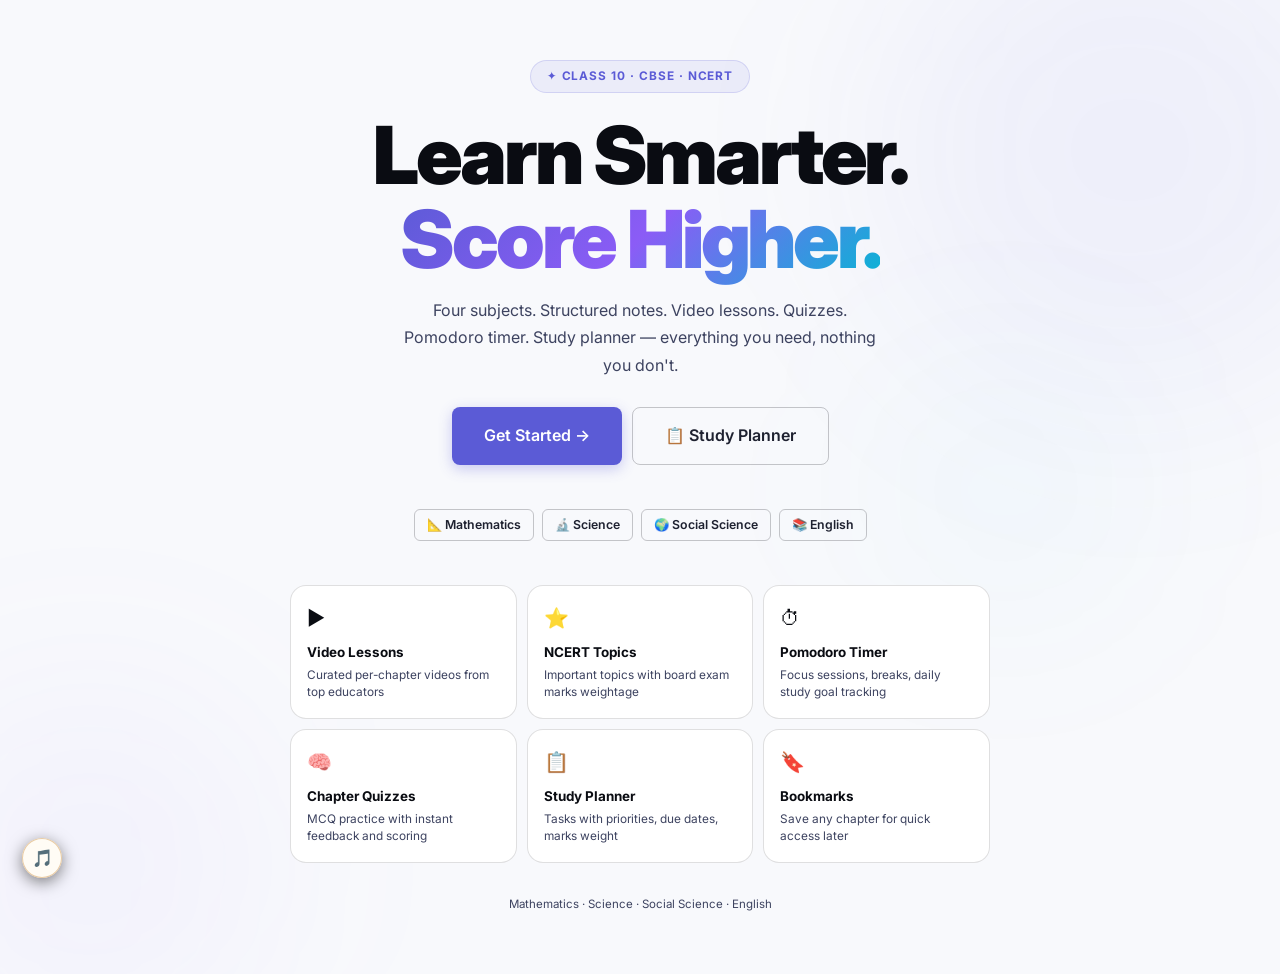
<file: index.html>
<!DOCTYPE html>
<html lang="en-GB" data-mode="light">
<head>
<meta charset="UTF-8">
<meta name="viewport" content="width=device-width,initial-scale=1,viewport-fit=cover">
<meta name="description" content="Vidya Mandir — Modern Class 10 CBSE learning platform. Minimal, fast, effective.">
<title>Vidya Mandir — Class 10 Learning</title>
<link rel="stylesheet" href="css/style.css">
</head>
<body>
<main class="hero-page">
  <div class="hero-blob" style="width:500px;height:500px;background:rgba(91,91,214,.06);top:-100px;right:-100px;--bd:16s"></div>
  <div class="hero-blob" style="width:340px;height:340px;background:rgba(139,92,246,.05);bottom:-60px;left:-80px;--bd:12s;animation-delay:-4s"></div>
  <div class="hero-blob" style="width:240px;height:240px;background:rgba(6,182,212,.04);top:38%;right:12%;--bd:18s;animation-delay:-8s"></div>

  <div style="position:relative;z-index:1;width:100%;max-width:700px;margin:0 auto">
    <div class="hero-badge au">✦ Class 10 · CBSE · NCERT</div>
    <h1 class="hero-title au-1">Learn Smarter.<br><span class="grad">Score Higher.</span></h1>
    <p class="hero-sub au-2">Four subjects. Structured notes. Video lessons. Quizzes. Pomodoro timer. Study planner — everything you need, nothing you don't.</p>

    <div class="hero-btns au-3">
      <a href="dashboard.html" class="btn btn-a btn-xl" id="heroStart">Get Started →</a>
      <a href="todo.html" class="btn btn-gh btn-xl">📋 Study Planner</a>
    </div>

    <div style="display:flex;gap:8px;flex-wrap:wrap;justify-content:center;margin-bottom:44px" class="au-3">
      <a href="subject.html?id=mathematics"    class="btn btn-gh btn-sm">📐 Mathematics</a>
      <a href="subject.html?id=science"        class="btn btn-gh btn-sm">🔬 Science</a>
      <a href="subject.html?id=social-science" class="btn btn-gh btn-sm">🌍 Social Science</a>
      <a href="subject.html?id=english"        class="btn btn-gh btn-sm">📚 English</a>
    </div>

    <div class="feat-grid au-4">
      <div class="feat-card"><div class="feat-ico">▶️</div><div class="feat-title">Video Lessons</div><div class="feat-desc">Curated per-chapter videos from top educators</div></div>
      <div class="feat-card"><div class="feat-ico">⭐</div><div class="feat-title">NCERT Topics</div><div class="feat-desc">Important topics with board exam marks weightage</div></div>
      <div class="feat-card"><div class="feat-ico">⏱</div><div class="feat-title">Pomodoro Timer</div><div class="feat-desc">Focus sessions, breaks, daily study goal tracking</div></div>
      <div class="feat-card"><div class="feat-ico">🧠</div><div class="feat-title">Chapter Quizzes</div><div class="feat-desc">MCQ practice with instant feedback and scoring</div></div>
      <div class="feat-card"><div class="feat-ico">📋</div><div class="feat-title">Study Planner</div><div class="feat-desc">Tasks with priorities, due dates, marks weight</div></div>
      <div class="feat-card"><div class="feat-ico">🔖</div><div class="feat-title">Bookmarks</div><div class="feat-desc">Save any chapter for quick access later</div></div>
    </div>
    <div style="margin-top:32px;font-size:.72rem;color:var(--s5);text-align:center">Mathematics · Science · Social Science · English</div>
  </div>
</main>

<script src="js/app.js"></script>
<script src="js/security.js"></script>
<script src="js/theme_todo.js"></script>
<script>
App.applyMode();
document.getElementById('heroStart').addEventListener('click', e => {
  if (!App.hasProfile()) {
    e.preventDefault();
    App.showOnboarding(() => { location.href = 'dashboard.html'; });
  }
});
</script>
<script src="js/music.js"></script>
</body>
</html>
</file>
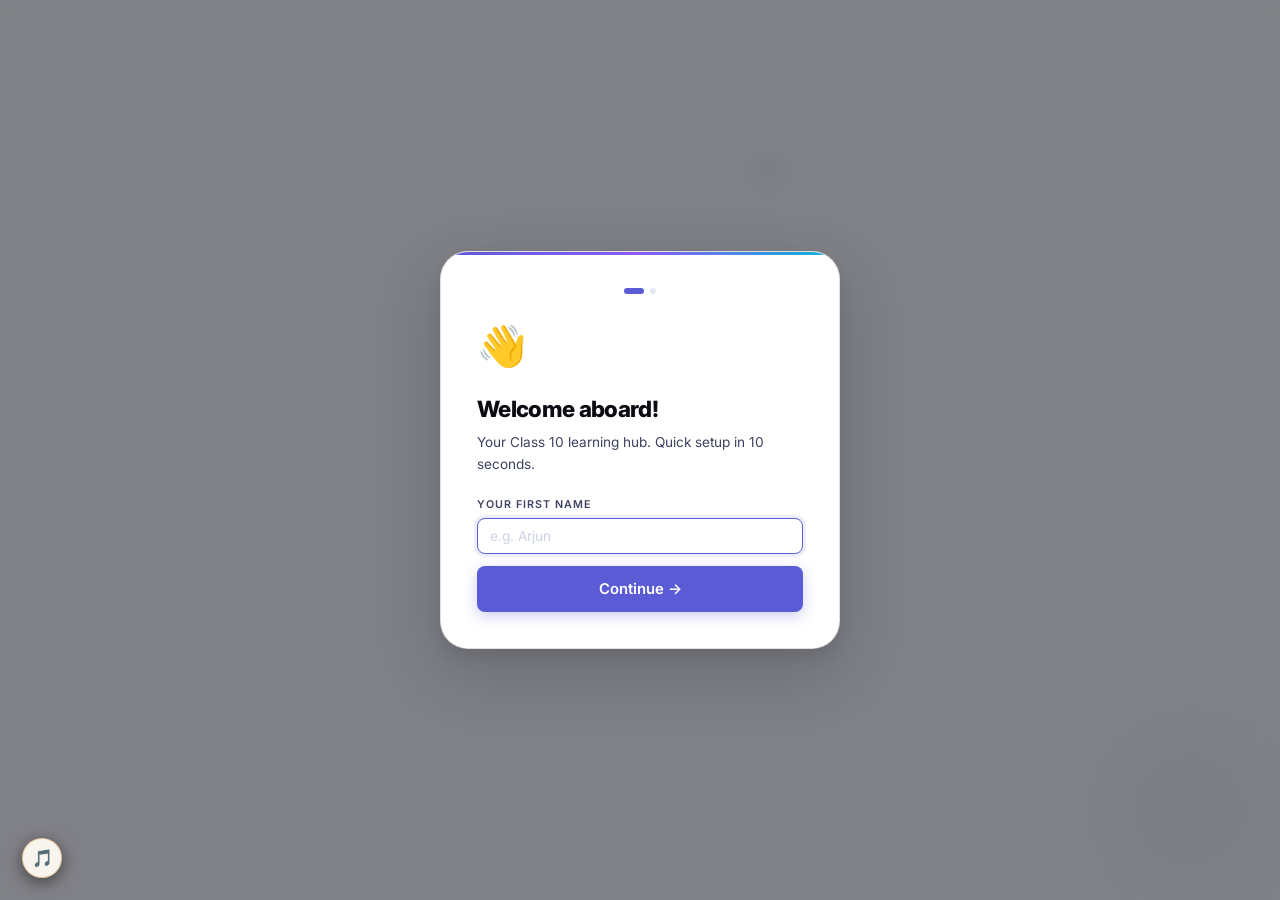
<file: chapter.html>
<!DOCTYPE html>
<html lang="en">
<head>
<meta charset="UTF-8">
<meta name="viewport" content="width=device-width,initial-scale=1,viewport-fit=cover">
<title>Chapter — Vidya Mandir</title>
<link rel="stylesheet" href="css/style.css">
<style>
/* Chapter-specific styles */
.recommend-grid { display:grid; grid-template-columns:1fr 1fr; gap:8px; }
.rec-card { background:var(--bg3); border:1px solid var(--bdr); border-radius:var(--r); padding:12px 14px; text-decoration:none; color:inherit; display:block; transition:all .15s; min-height:64px; }
.rec-card:hover, .rec-card:focus { border-color:var(--bdr2); background:rgba(var(--br),.07); }
.rec-title { font-size:.82rem; font-weight:700; color:var(--t1); margin-bottom:4px; line-height:1.3; }
.rec-sub   { font-size:.71rem; color:var(--t3); }
@media(max-width:480px) { .recommend-grid { grid-template-columns:1fr; } }

/* lesson rows need big tap area */
.lesson-row { cursor:pointer; }
.lesson-row:active { background:rgba(var(--br),.12); }

/* Video embed safe */
.vid-embed { position:relative; width:100%; padding-bottom:56.25%; background:#000; overflow:hidden; }
.vid-embed iframe { position:absolute; top:0; left:0; width:100%; height:100%; border:none; }

/* Sticky video on scroll for desktop */
@media(min-width:900px) {
  .vid-sticky { position:sticky; top:calc(var(--nav-h) + 8px); }
}
</style>
</head>
<body>
<div id="nb"></div>
<div class="page-layout">
  <div id="sb"></div>
  <main class="main-area" id="mainArea">
    <div style="display:flex;align-items:center;justify-content:center;padding:80px 0">
      <div class="spinner"></div>
    </div>
  </main>
</div>
<div class="page-watermark"></div>

<script src="js/app.js"></script>
<script src="js/security.js"></script>
<script src="js/theme_todo.js"></script>
<script>
'use strict';

/* ═══════════ QUIZ ENGINE ═══════════ */
const Quiz = {
  qs: [], cur: 0, sel: null, answered: false, score: 0, sid: '', cid: '',

  start(qs, sid, cid) {
    if (!qs || qs.length === 0) { App.toast('No questions available', '⚠️'); return; }
    this.qs = qs; this.cur = 0; this.sel = null;
    this.answered = false; this.score = 0;
    this.sid = sid; this.cid = cid;
    this._render();
  },

  _render() {
    const el = document.getElementById('quizBody');
    if (!el) return;
    const q   = this.qs[this.cur];
    const pct = Math.round((this.cur / this.qs.length) * 100);
    const L   = ['A','B','C','D'];

    el.innerHTML =
      `<div class="qpbar"><div class="qpfill" id="qpf" style="width:${pct}%"></div></div>` +
      `<span class="q-label">Question ${this.cur + 1} of ${this.qs.length}` +
        (q.difficulty ? ` &nbsp;·&nbsp; ${q.difficulty}` : '') + `</span>` +
      `<div class="q-text">${VidyaSec.sanitize(q.q)}</div>` +
      `<div class="q-opts" id="qOpts">` +
        q.options.map((o, i) =>
          `<button class="q-opt" data-idx="${i}">` +
            `<div class="q-lbl">${L[i]}</div>` +
            VidyaSec.sanitize(o) +
          `</button>`
        ).join('') +
      `</div>` +
      `<div class="q-fb" id="qFb"></div>` +
      `<div class="q-acts">` +
        `<button class="btn btn-a" id="qSub">Submit Answer</button>` +
        `<button class="btn btn-gh" id="qNext" style="display:none">` +
          (this.cur < this.qs.length - 1 ? 'Next →' : 'See Results') +
        `</button>` +
      `</div>`;

    // Bind via event delegation — no inline onclick
    document.getElementById('qOpts').addEventListener('click', e => {
      const btn = e.target.closest('.q-opt');
      if (btn && !this.answered) this._pick(parseInt(btn.dataset.idx));
    });
    document.getElementById('qSub').addEventListener('click',  () => this._submit());
    document.getElementById('qNext').addEventListener('click', () => this._next());
  },

  _pick(i) {
    this.sel = i;
    document.querySelectorAll('.q-opt').forEach((b, j) => b.classList.toggle('sel', j === i));
  },

  _submit() {
    if (this.sel === null || this.answered) return;
    this.answered = true;
    const q = this.qs[this.cur];
    document.querySelectorAll('.q-opt').forEach((b, i) => {
      if (i === q.answer)  b.classList.add('ok');
      else if (i === this.sel) b.classList.add('ng');
    });
    const fb = document.getElementById('qFb');
    if (this.sel === q.answer) {
      this.score++;
      fb.className = 'q-fb ok show';
      fb.textContent = '✅ Correct!';
    } else {
      fb.className = 'q-fb ng show';
      fb.innerHTML = '❌ Incorrect. Correct: <strong>' +
        VidyaSec.sanitize(q.options[q.answer]) + '</strong>';
    }
    document.getElementById('qSub').style.display  = 'none';
    document.getElementById('qNext').style.display = 'inline-flex';
    const pf = document.getElementById('qpf');
    if (pf) pf.style.width = Math.round(((this.cur + 1) / this.qs.length) * 100) + '%';
  },

  _next() {
    if (this.cur >= this.qs.length - 1) { this._result(); return; }
    this.cur++; this.sel = null; this.answered = false;
    this._render();
  },

  _result() {
    const pct = Math.round(this.score / this.qs.length * 100);
    const [em, msg] = pct >= 80 ? ['🏆','Board Ready!']
                    : pct >= 60 ? ['👍','Good work!']
                    : pct >= 40 ? ['📚','Keep practising!']
                    : ['💪','Revise and retry!'];
    const el = document.getElementById('quizBody');
    if (!el) return;
    el.innerHTML =
      `<div class="quiz-result">` +
        `<span class="qr-em">${em}</span>` +
        `<div style="font-family:var(--fd);font-size:1.1rem;color:var(--bl);margin-bottom:8px">${msg}</div>` +
        `<div class="qr-score">${this.score}/${this.qs.length}</div>` +
        `<div class="qr-sub">${pct}% accuracy</div>` +
        `<div style="display:flex;gap:9px;justify-content:center;flex-wrap:wrap;margin-top:16px">` +
          `<button class="btn btn-gh" id="qRetry">↺ Retry</button>` +
          `<button class="btn btn-tl" id="qDone">✅ Mark Chapter Complete</button>` +
        `</div>` +
      `</div>`;
    document.getElementById('qRetry').addEventListener('click', () =>
      Quiz.start(Quiz.qs, Quiz.sid, Quiz.cid));
    document.getElementById('qDone').addEventListener('click', () =>
      ChPage.markDone());
    App.saveScore(this.sid, this.cid, this.score, this.qs.length);
  }
};

/* ═══════════ CHAPTER PAGE ═══════════ */
const ChPage = {
  sid: '', cid: '', subj: null, ch: null, li: 0,

  async init() {
    this.sid = App.getParam('subject') || '';
    this.cid = App.getParam('chapter') || '';

    if (!this.sid || !this.cid) { location.href = 'dashboard.html'; return; }

    let data;
    try { data = await App.loadData(); } catch(e) {
      document.getElementById('mainArea').innerHTML =
        '<div style="padding:40px;text-align:center;color:var(--t2)">⚠️ Could not load content. Please refresh.</div>';
      return;
    }

    this.subj = App.getSubject(this.sid);
    this.ch   = App.getChapter(this.sid, this.cid);

    if (!this.subj || !this.ch) { location.href = 'dashboard.html'; return; }
    if (!this.ch.lessons || this.ch.lessons.length === 0) {
      this.ch.lessons = [{ id:'l0', title: this.ch.title, videoId:'', duration:'—' }];
    }

    document.title = this.ch.title + ' — Vidya Mandir';
    App.initPage(this.sid);

    // Set lesson index from URL param
    const liParam = App.getParam('lesson');
    if (liParam) {
      const idx = this.ch.lessons.findIndex(l => l.id === liParam);
      if (idx >= 0) this.li = idx;
    }
    // Clamp to valid range
    this.li = Math.max(0, Math.min(this.li, this.ch.lessons.length - 1));

    this._render();

    // Track progress
    const cur = this.ch.lessons[this.li];
    App.setLast(this.sid, this.cid, cur?.title || this.ch.title);
    if (cur?.id) App.markWatched(this.sid, this.cid, cur.id);
  },

  _render() {
    const { ch, subj, sid, cid } = this;
    const lesson    = ch.lessons[this.li];
    const p         = App.getProgress();
    const isDone    = (p[sid]?.done || []).includes(cid);
    const bm        = App.isBookmarked(sid, cid);
    const admData   = App._parseLS('vm_admin_data', { pdfs:[], ncertTopics:[], teachers:[] });
    const pdfs      = (admData.pdfs    || []).filter(f => f.chapter === cid || f.subject === sid);
    const admTopics = (admData.ncertTopics || []).filter(t => t.chapter === cid || t.subject === sid);
    const allTopics = [...(ch.ncertTopics || []), ...admTopics];
    const admTeach  = (admData.teachers  || []).filter(t => !t.subject || t.subject === sid);
    const allTeach  = [...(ch.teachers   || []), ...admTeach];
    const recommended = subj.chapters.filter(c => c.id !== cid).slice(0, 4);

    // Build video src safely
    const vidSrc = lesson.videoId
      ? `https://www.youtube-nocookie.com/embed/${lesson.videoId}?rel=0&modestbranding=1`
      : '';

    const main = document.getElementById('mainArea');
    main.innerHTML = '';           // clear loading spinner

    // ── PAGE HEADER ──
    const header = document.createElement('div');
    header.className = 'page-head au';
    header.innerHTML =
      `<div class="breadcrumb">` +
        `<a href="dashboard.html">Dashboard</a><span class="sep">›</span>` +
        `<a href="subject.html?id=${sid}">${VidyaSec.sanitize(subj.name)}</a>` +
        `<span class="sep">›</span><span>${VidyaSec.sanitize(ch.title)}</span>` +
      `</div>` +
      `<div style="display:flex;align-items:flex-start;justify-content:space-between;flex-wrap:wrap;gap:10px">` +
        `<div>` +
          `<h1>${VidyaSec.sanitize(ch.title)}</h1>` +
          `<div class="lead" style="display:flex;gap:10px;flex-wrap:wrap;margin-top:5px;font-size:.77rem">` +
            `<span>▶ ${ch.lessons.length} lesson${ch.lessons.length !== 1 ? 's' : ''}</span>` +
            `<span>⏱ ${ch.duration}</span>` +
            `<span>❓ ${ch.quiz.length} Qs</span>` +
            `<span>⭐ ${allTopics.length} topics</span>` +
            (pdfs.length ? `<span style="color:var(--tll)">📁 ${pdfs.length} PDFs</span>` : '') +
            (isDone ? `<span style="color:var(--tll)">✅ Complete</span>` : '') +
          `</div>` +
        `</div>` +
        (isDone ? `<span class="chip chip-tl" style="font-size:.8rem;padding:5px 12px">✅ Done</span>` : '') +
      `</div>`;
    main.appendChild(header);

    // ── GRID WRAPPER ──
    const grid = document.createElement('div');
    grid.className = 'ch-grid';
    main.appendChild(grid);

    // LEFT COLUMN
    const left = document.createElement('div');
    grid.appendChild(left);

    // -- VIDEO --
    const vidWrap = document.createElement('div');
    vidWrap.className = 'vid-wrap vid-sticky au';
    if (vidSrc) {
      vidWrap.innerHTML =
        `<div class="card-top-rule"></div>` +
        `<div class="vid-embed">` +
          `<iframe id="vFrame" src="${vidSrc}" title="${VidyaSec.sanitize(lesson.title)}"` +
          ` allow="accelerometer;autoplay;clipboard-write;encrypted-media;gyroscope;picture-in-picture"` +
          ` allowfullscreen loading="lazy"></iframe>` +
        `</div>` +
        `<div class="vid-meta">` +
          `<h3 id="vTitle">${VidyaSec.sanitize(lesson.title)}</h3>` +
          `<div style="display:flex;gap:10px;font-size:.73rem;color:var(--t3);align-items:center;flex-wrap:wrap">` +
            `<span>⏱ <span id="vDur">${lesson.duration}</span></span>` +
            `<span>${subj.icon} ${VidyaSec.sanitize(subj.name)}</span>` +
            `<button class="vid-bookmark${bm ? ' saved' : ''}" id="bmBtn" style="margin-left:auto">` +
              `${bm ? '🔖' : '🔗'}` +
            `</button>` +
          `</div>` +
        `</div>`;
    } else {
      vidWrap.innerHTML =
        `<div class="card-top-rule"></div>` +
        `<div style="padding:32px;text-align:center;color:var(--t3)">` +
          `<div style="font-size:40px;margin-bottom:8px">🎬</div>` +
          `<div>Video not yet assigned.<br>Admin can add a YouTube link.</div>` +
        `</div>` +
        `<div class="vid-meta"><h3 id="vTitle">${VidyaSec.sanitize(lesson.title)}</h3></div>`;
    }
    left.appendChild(vidWrap);

    // Bookmark button event
    document.getElementById('bmBtn')?.addEventListener('click', () => this._toggleBm());

    // -- LESSONS LIST --
    if (ch.lessons.length > 1) {
      const llCard = document.createElement('div');
      llCard.className = 'lesson-card au-1';
      let llHtml =
        `<div class="card-top-rule"></div>` +
        `<div class="sec-head"><h3>📋 Lessons</h3>` +
        `<span style="font-size:.73rem;color:var(--t3)">${ch.lessons.length} total</span></div>`;
      ch.lessons.forEach((l, i) => {
        llHtml +=
          `<div class="lesson-row${i === this.li ? ' active' : ''}" data-li="${i}">` +
            `<div class="lesson-n" id="ln${i}">${i === this.li ? '▶' : i + 1}</div>` +
            `<div style="flex:1"><div class="lesson-title">${VidyaSec.sanitize(l.title)}</div></div>` +
            `<div class="lesson-dur">${l.duration}</div>` +
          `</div>`;
      });
      llCard.innerHTML = llHtml;
      // Event delegation — one listener, not N inline handlers
      llCard.addEventListener('click', e => {
        const row = e.target.closest('.lesson-row');
        if (row) this._switchLesson(parseInt(row.dataset.li));
      });
      left.appendChild(llCard);
    }

    // -- ADMIN NOTE --
    if (ch._adminNote) {
      const noteDiv = document.createElement('div');
      noteDiv.className = 'gcard au-2';
      noteDiv.style.marginBottom = '14px';
      noteDiv.innerHTML =
        `<div class="card-top-rule"></div>` +
        `<div class="card-pad">` +
          `<div style="font-family:var(--fd);font-size:.88rem;color:var(--bl);font-weight:700;margin-bottom:6px">📌 Teacher's Note</div>` +
          `<p style="font-size:.84rem;color:var(--t2);line-height:1.7;white-space:pre-line">${VidyaSec.sanitize(ch._adminNote)}</p>` +
        `</div>`;
      left.appendChild(noteDiv);
    }

    // -- NCERT TOPICS --
    if (allTopics.length) {
      const tc = document.createElement('div');
      tc.className = 'topics-card au-2';
      let tHtml =
        `<div class="card-top-rule"></div>` +
        `<div class="sec-head"><h3>⭐ NCERT Important Topics</h3><span class="chip chip-nc">Board Focus</span></div>`;
      allTopics.forEach((t, i) => {
        tHtml +=
          `<div class="topic-row">` +
            `<div class="topic-n">${i + 1}</div>` +
            `<div class="topic-text">${VidyaSec.sanitize(t.text)}` +
              (t.important ? ' <span style="color:var(--b)">★</span>' : '') +
              (t.type ? ` <span class="chip chip-tl" style="font-size:.62rem;padding:1px 6px">${VidyaSec.sanitize(t.type)}</span>` : '') +
            `</div>` +
            (t.marks ? `<div class="topic-marks">${VidyaSec.sanitize(t.marks)}M</div>` : '') +
          `</div>`;
      });
      tc.innerHTML = tHtml;
      left.appendChild(tc);
    }

    // -- PDFs --
    if (pdfs.length) {
      const pdfCard = document.createElement('div');
      pdfCard.className = 'pdf-card au-3';
      let pHtml =
        `<div class="card-top-rule"></div>` +
        `<div class="sec-head"><h3>📁 PDF Resources</h3>` +
        `<span class="chip chip-tl">${pdfs.length} file${pdfs.length !== 1 ? 's' : ''}</span></div>` +
        `<div class="card-pad">`;
      pdfs.forEach(pdf => {
        pHtml +=
          `<div class="pdf-row" data-url="${pdf.url}">` +
            `<span style="font-size:20px">📄</span>` +
            `<span style="flex:1;font-size:.84rem;font-weight:600">${VidyaSec.sanitize(pdf.name)}</span>` +
            `<span class="chip chip-${pdf.type === 'Notes' ? 'b' : pdf.type === 'Questions' ? 'a' : 'tl'}">` +
              VidyaSec.sanitize(pdf.type || 'Notes') +
            `</span>` +
            `<a href="${pdf.url}" download="${VidyaSec.sanitize(pdf.name)}" class="btn btn-gh btn-sm" rel="noopener">⬇</a>` +
          `</div>`;
      });
      pHtml += `<div id="pdfViewerWrap" style="display:none;margin-top:10px;border-radius:10px;overflow:hidden">` +
        `<iframe id="pdfFrame" src="" style="width:100%;height:480px;border:none;background:#fff"></iframe>` +
      `</div></div>`;
      pdfCard.innerHTML = pHtml;
      // Delegation for pdf rows
      pdfCard.addEventListener('click', e => {
        const row = e.target.closest('.pdf-row');
        if (row && !e.target.closest('a')) this._viewPDF(row.dataset.url);
      });
      left.appendChild(pdfCard);
    }

    // -- NOTES --
    const notesCard = document.createElement('div');
    notesCard.className = 'notes-card au-3';
    notesCard.innerHTML =
      `<div class="card-top-rule"></div>` +
      `<div class="sec-head">` +
        `<h3>📝 Chapter Notes</h3>` +
        `<div style="display:flex;gap:6px">` +
          `<span class="chip chip-b">NCERT</span>` +
          `<button class="btn btn-gh btn-sm" id="printBtn">🖨 Print</button>` +
        `</div>` +
      `</div>` +
      `<div class="notes-body" id="notesBody">${this._renderNotes(ch.notes)}</div>`;
    left.appendChild(notesCard);
    document.getElementById('printBtn')?.addEventListener('click', () => this._print());

    // -- QUIZ --
    const allQ = this._getAllQuiz();
    const quizCard = document.createElement('div');
    quizCard.className = 'quiz-card au-4';
    quizCard.innerHTML =
      `<div class="card-top-rule"></div>` +
      `<div class="sec-head"><h3>🧠 Chapter Quiz</h3>` +
        `<span class="chip chip-a">${allQ.length} Questions</span>` +
      `</div>` +
      `<div id="quizBody" class="quiz-body">` +
        `<div style="text-align:center;padding:16px">` +
          `<p style="color:var(--t2);margin-bottom:14px;font-size:.88rem">` +
            `Test your understanding of <strong>${VidyaSec.sanitize(ch.title)}</strong>` +
          `</p>` +
          `<button class="btn btn-a btn-lg" id="startQuizBtn">🚀 Start Quiz</button>` +
        `</div>` +
      `</div>`;
    left.appendChild(quizCard);
    quizCard.querySelector('#startQuizBtn')?.addEventListener('click', () =>
      Quiz.start(this._getAllQuiz(), sid, cid));

    // -- RECOMMENDED --
    if (recommended.length) {
      const recDiv = document.createElement('div');
      recDiv.className = 'au-4';
      recDiv.style.marginTop = '4px';
      let rHtml =
        `<div style="font-family:var(--fd);font-size:.95rem;color:var(--bl);margin-bottom:10px">` +
          `📚 More in ${VidyaSec.sanitize(subj.name)}` +
        `</div>` +
        `<div class="recommend-grid">`;
      recommended.forEach(r => {
        const rd = (p[sid]?.done || []).includes(r.id);
        rHtml +=
          `<a href="chapter.html?subject=${sid}&chapter=${r.id}" class="rec-card">` +
            `<div class="rec-title">${VidyaSec.sanitize(r.title)}</div>` +
            `<div class="rec-sub">⏱ ${r.duration} · ❓ ${r.quiz.length} Qs${rd ? ' · ✅' : ''}</div>` +
          `</a>`;
      });
      rHtml += `</div>`;
      recDiv.innerHTML = rHtml;
      left.appendChild(recDiv);
    }

    // -- ACTION BUTTONS --
    const actions = document.createElement('div');
    actions.style.cssText = 'display:flex;gap:9px;flex-wrap:wrap;margin-top:18px';
    actions.innerHTML =
      `<button class="btn btn-a" id="doneBtn">✅ Mark Complete</button>` +
      `<a href="subject.html?id=${sid}" class="btn btn-gh">← ${VidyaSec.sanitize(subj.name)}</a>` +
      `<button class="btn btn-tl" id="todoBtn">📋 Add to Tasks</button>`;
    left.appendChild(actions);
    actions.querySelector('#doneBtn')?.addEventListener('click', () => this.markDone());
    actions.querySelector('#todoBtn')?.addEventListener('click', () => this._addTodo());

    // RIGHT COLUMN (sidebar)
    const right = document.createElement('div');
    grid.appendChild(right);

    // Teachers
    if (allTeach.length) {
      const tc = document.createElement('div');
      tc.className = 'side-card';
      let tHtml =
        `<div class="card-top-rule"></div>` +
        `<div class="sec-head"><h3>👨‍🏫 Educators</h3></div>` +
        `<div style="padding:10px;display:flex;flex-direction:column;gap:7px">`;
      allTeach.forEach(t => {
        tHtml +=
          `<div class="teacher-row">` +
            `<div class="teacher-av" style="background:${t.color || 'var(--b)'};color:#fff">` +
              VidyaSec.sanitize((t.avatar || t.name?.[0] || 'T').slice(0,2)) +
            `</div>` +
            `<div>` +
              `<div style="font-size:.83rem;font-weight:700">${VidyaSec.sanitize(t.name)}</div>` +
              `<div style="font-size:.7rem;color:var(--t3)">📺 ${VidyaSec.sanitize(t.channel)}</div>` +
            `</div>` +
          `</div>`;
      });
      tHtml += `</div>`;
      tc.innerHTML = tHtml;
      right.appendChild(tc);
    }

    // Chapter nav
    const navCard = document.createElement('div');
    navCard.className = 'side-card';
    let navHtml =
      `<div class="card-top-rule"></div>` +
      `<div class="sec-head"><h3>📑 ${VidyaSec.sanitize(subj.name)}</h3></div>` +
      `<div style="padding:7px">`;
    subj.chapters.forEach((c, i) => {
      const d2 = (p[sid]?.done || []).includes(c.id);
      navHtml +=
        `<a href="chapter.html?subject=${sid}&chapter=${c.id}"` +
          ` class="ch-nav-link${c.id === cid ? ' active' : ''}${d2 ? ' done-ch' : ''}">` +
          `<div class="ch-nav-n">${d2 ? '✓' : i + 1}</div>` +
          `<span>${VidyaSec.sanitize(c.title)}</span>` +
        `</a>`;
    });
    navHtml += `</div>`;
    navCard.innerHTML = navHtml;
    right.appendChild(navCard);

    // Quick task widget
    const taskCard = document.createElement('div');
    taskCard.className = 'side-card';
    taskCard.innerHTML =
      `<div class="card-top-rule"></div>` +
      `<div class="quick-widget">` +
        `<div class="qw-title">📋 Quick Task</div>` +
        `<input class="todo-inp" id="qTask" placeholder="Revision note…" style="margin-bottom:7px;width:100%">` +
        `<select class="fc" id="qPri" style="margin-bottom:8px;font-size:.8rem">` +
          `<option value="normal">Normal</option>` +
          `<option value="high">🔴 High Priority</option>` +
        `</select>` +
        `<button class="btn btn-a btn-sm" id="qAddBtn" style="width:100%;justify-content:center">+ Add Task</button>` +
      `</div>`;
    // Bind events after insert
    right.appendChild(taskCard);
    taskCard.querySelector('#qAddBtn')?.addEventListener('click', () => this._addQuick());
    taskCard.querySelector('#qTask')?.addEventListener('keydown', e => {
      if (e.key === 'Enter') this._addQuick();
    });
  },

  // ── Lesson switch ──
  _switchLesson(idx) {
    if (idx < 0 || idx >= this.ch.lessons.length) return;
    this.li = idx;
    const l = this.ch.lessons[idx];

    // Update iframe
    const frame = document.getElementById('vFrame');
    if (frame) {
      frame.src = l.videoId
        ? `https://www.youtube-nocookie.com/embed/${l.videoId}?rel=0&modestbranding=1&autoplay=1`
        : '';
    }

    // Update meta text
    const vt = document.getElementById('vTitle');
    if (vt) vt.textContent = l.title;
    const vd = document.getElementById('vDur');
    if (vd) vd.textContent = l.duration;

    // Update lesson row highlight
    document.querySelectorAll('.lesson-row').forEach((row, i) => {
      row.classList.toggle('active', i === idx);
      const n = document.getElementById('ln' + i);
      if (n) n.textContent = i === idx ? '▶' : i + 1;
    });

    App.setLast(this.sid, this.cid, l.title);
    if (l.id) App.markWatched(this.sid, this.cid, l.id);
  },

  // ── Bookmark ──
  _toggleBm() {
    const saved = App.toggleBookmark(this.sid, this.cid);
    const btn   = document.getElementById('bmBtn');
    if (btn) { btn.textContent = saved ? '🔖' : '🔗'; btn.classList.toggle('saved', saved); }
    App.toast(saved ? 'Bookmarked! 🔖' : 'Bookmark removed');
  },

  // ── PDF viewer ──
  _viewPDF(url) {
    const frame = document.getElementById('pdfFrame');
    const wrap  = document.getElementById('pdfViewerWrap');
    if (frame) frame.src = url;
    if (wrap)  { wrap.style.display = 'block'; wrap.scrollIntoView({ behavior:'smooth', block:'start' }); }
  },

  // ── Notes renderer ──
  _renderNotes(n) {
    if (!n?.content || n.content.length === 0)
      return '<p style="color:var(--t3)">No notes available for this chapter.</p>';
    return n.content.map(item => {
      const t = VidyaSec.sanitize(item.text || '');
      switch (item.type) {
        case 'intro':    return `<div class="n-intro">${t}</div>`;
        case 'heading':  return `<div class="n-head">${t}</div>`;
        case 'text':     return `<p class="n-text">${t}</p>`;
        case 'keypoint': return `<div class="n-kp">${t}</div>`;
        case 'formula':  return `<div class="n-formula">📐 ${t}</div>`;
        case 'example':
          return `<div class="n-example">` +
            `<div class="n-q">💡 ${VidyaSec.sanitize(item.question || '')}</div>` +
            `<div class="n-a">→ ${VidyaSec.sanitize(item.answer || '')}</div>` +
          `</div>`;
        default: return `<p class="n-text">${t}</p>`;
      }
    }).join('');
  },

  // ── Get all quiz (built-in + admin) ──
  _getAllQuiz() {
    const admData = App._parseLS('vm_admin_data', { quiz: [] });
    const extra   = (admData.quiz || []).filter(q =>
      q.chapter === this.cid || q.subject === this.sid);
    return [...(this.ch.quiz || []), ...extra];
  },

  // ── Mark done ──
  markDone() {
    App.markDone(this.sid, this.cid);
    App.toast('🎉 Chapter marked complete!');
    // Update done badge in header
    const badges = document.querySelectorAll('.lead span');
    badges.forEach(b => { if (b.textContent.includes('Complete')) b.style.color = 'var(--tll)'; });
  },

  // ── Add to tasks ──
  _addTodo() {
    TodoPanel.add('Revise: ' + this.ch.title, this.sid, '', 'normal', '');
    App.toast('Added to tasks 📋');
  },

  // ── Quick task ──
  _addQuick() {
    const inp  = document.getElementById('qTask');
    const pri  = document.getElementById('qPri')?.value || 'normal';
    const text = VidyaSec.clampStr((inp?.value || '').trim(), 200);
    if (!text) return;
    TodoPanel.add(text, this.sid, '', pri, '');
    if (inp) inp.value = '';
    App.toast('Task added ✅');
  },

  // ── Print notes (no scripts in print window) ──
  _print() {
    const body = document.getElementById('notesBody')?.innerText || '';
    const w = window.open('', '_blank');
    if (!w) { App.toast('Allow pop-ups to print', '⚠️'); return; }
    w.document.write(
      '<!DOCTYPE html><html><head>' +
      '<title>' + this.ch.title + ' — Notes</title>' +
      '<style>' +
        'body{font-family:Georgia,serif;max-width:680px;margin:40px auto;' +
        'line-height:1.9;color:#1a0e06;padding:0 20px}' +
        'h1{color:#8A5010}pre{white-space:pre-wrap;font-family:inherit}' +
        '@media print{body{margin:20px}}' +
      '</style>' +
      '</head><body>' +
      '<h1>📝 ' + this.ch.title + '</h1>' +
      '<h3 style="color:#666;margin-bottom:20px">' + this.subj.name + ' · Vidya Mandir</h3>' +
      '<hr><pre>' + body.replace(/</g,'&lt;').replace(/>/g,'&gt;') + '</pre>' +
      '</body></html>'
    );
    w.document.close();
    setTimeout(() => { try { w.print(); } catch(e) {} }, 400);
  }
};

document.addEventListener('DOMContentLoaded', () => ChPage.init());
</script>
<script src="js/music.js"></script>
</body>
</html>
</file>
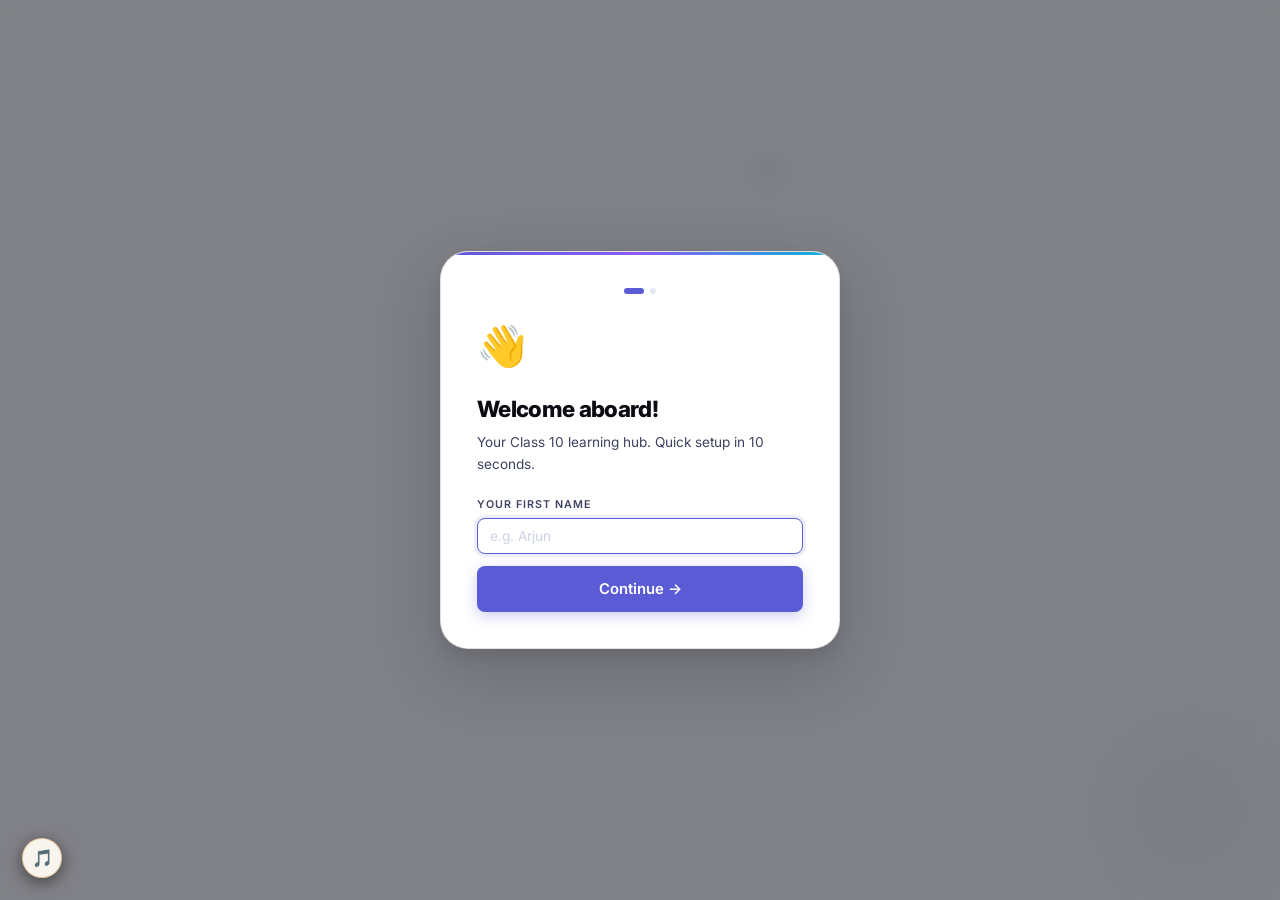
<file: dashboard.html>
<!DOCTYPE html>
<html lang="en-GB">
<head>
<meta charset="UTF-8"><meta name="viewport" content="width=device-width,initial-scale=1,viewport-fit=cover">
<title>Dashboard — Vidya Mandir</title>
<link rel="stylesheet" href="css/style.css">
</head>
<body>
<div id="nb"></div>
<div class="page-layout">
  <div id="sb"></div>
  <main class="main-area" id="mainArea">
    <div style="display:flex;align-items:center;justify-content:center;padding:80px 0"><div class="spinner"></div></div>
  </main>
</div>
<div class="page-watermark"></div>
<script src="js/app.js"></script>
<script src="js/security.js"></script>
<script src="js/theme_todo.js"></script>
<script>
function getGreeting(){const h=new Date().getHours();return h<12?'Good Morning':h<17?'Good Afternoon':'Good Evening';}

document.addEventListener('DOMContentLoaded', async () => {
  if (!App.hasProfile()) {
    App.applyMode();
    App.showOnboarding(() => location.reload());
    return;
  }
  App.initPage('dashboard');
  const data    = await App.loadData();
  const p       = App.getProgress();
  const profile = App.getProfile();
  const admData = App._parseLS('vm_admin_data', { announcements:[] });
  const anns    = (admData.announcements||[]).slice(0,3);
  const motd    = localStorage.getItem('vm_motd') || 'Consistency beats perfection. Study a little every day.';

  let totalDone=0, totalQz=0, totalPct=0, lastSubj=null, lastCh=null, lastTs=0;
  data.subjects.forEach(s => {
    const sp = p[s.id]||{};
    totalDone += (sp.done||[]).length;
    Object.values(sp.scores||{}).forEach(sc => { totalQz++; totalPct += sc.pct; });
    if (sp.last && (sp.last.ts||0) > lastTs) { lastSubj=s; lastCh=sp.last; lastTs=sp.last.ts||0; }
  });
  const avgQ   = totalQz ? Math.round(totalPct/totalQz) : 0;
  const streak = parseInt(localStorage.getItem('vm_streak')||'0');
  const pomoSess = parseInt(localStorage.getItem('vm_pomo_sessions')||'0');

  const subjColors = { mathematics:'var(--math)', science:'var(--sci)', 'social-science':'var(--soc)', english:'var(--eng)' };
  const subjBgs    = { mathematics:'var(--math-s)', science:'var(--sci-s)', 'social-science':'var(--soc-s)', english:'var(--eng-s)' };

  document.getElementById('mainArea').innerHTML = `
    <div class="page-head au">
      <div style="display:flex;align-items:flex-start;justify-content:space-between;flex-wrap:wrap;gap:10px">
        <div>
          <div style="font-size:.7rem;font-weight:700;text-transform:uppercase;letter-spacing:.1em;color:var(--s5);margin-bottom:4px">${getGreeting()}</div>
          <h1 style="font-size:1.75rem;font-weight:800;letter-spacing:-.035em;color:var(--s1)">${VidyaSec.sanitize(profile?.name||'Student')} <span style="color:var(--a)">👋</span></h1>
          <div style="font-size:.84rem;color:var(--s5);margin-top:4px;font-style:italic">"${VidyaSec.sanitize(motd)}"</div>
        </div>
        <button class="btn btn-gh btn-sm" onclick="PomodoroTimer.togglePanel()" style="flex-shrink:0">⏱ Focus Timer</button>
      </div>
    </div>

    <div class="stats-strip au-1">
      <div class="stat-tile"><div class="stat-ico">📚</div><div><div class="stat-num">${data.subjects.length}</div><div class="stat-lbl">Subjects</div></div></div>
      <div class="stat-tile"><div class="stat-ico">✅</div><div><div class="stat-num">${totalDone}</div><div class="stat-lbl">Chapters Done</div></div></div>
      <div class="stat-tile"><div class="stat-ico">🏆</div><div><div class="stat-num">${avgQ}%</div><div class="stat-lbl">Quiz Average</div></div></div>
      <div class="stat-tile"><div class="stat-ico">🔥</div><div><div class="stat-num">${streak}</div><div class="stat-lbl">Day Streak</div></div></div>
    </div>

    ${lastCh ? `
    <div class="continue-card au-1">
      <div class="cont-icon">${lastSubj?.icon||'📚'}</div>
      <div class="cont-info">
        <div class="cont-label">▶ Continue Learning</div>
        <div class="cont-title">${VidyaSec.sanitize(lastCh.title)}</div>
        <div class="cont-sub">${VidyaSec.sanitize(lastSubj?.name||'')} · Pick up where you left off</div>
      </div>
      <div class="cont-acts">
        <div class="streak-badge"><div class="streak-n">🔥${streak}</div><div class="streak-l">streak</div></div>
        <a href="chapter.html?subject=${lastSubj?.id||''}&chapter=${lastCh.cid}" class="cont-btn solid">Resume →</a>
      </div>
    </div>` : ''}

    <div class="quick-row au-2">
      ${data.subjects.map(s => `<a href="subject.html?id=${s.id}" class="quick-act" style="--qa-c:${subjColors[s.id]||'var(--a)'}">
        <div class="qa-icon">${s.icon}</div>
        <div class="qa-label">${VidyaSec.sanitize(s.name)}</div>
        <div class="qa-sub">${(p[s.id]?.done||[]).length}/${s.chapters.length} done</div>
      </a>`).join('')}
      <a href="todo.html" class="quick-act" style="--qa-c:var(--a)">
        <div class="qa-icon">📋</div>
        <div class="qa-label">My Tasks</div>
        <div class="qa-sub">${TodoPanel.getData().filter(t=>!t.done).length} pending</div>
      </a>
    </div>

    ${anns.length ? `
    <div class="ann-card au-2">
      <div class="card-head"><h3>📢 Announcements</h3><span class="chip chip-a">${anns.length}</span></div>
      ${anns.map(a=>`<div class="ann-row">
        <span class="chip chip-${a.type==='exam'?'err':a.type==='info'?'tl':'a'}" style="flex-shrink:0;margin-top:1px">${a.type}</span>
        <div style="flex:1"><div style="font-size:.83rem;font-weight:600;margin-bottom:1px">${VidyaSec.sanitize(a.title)}</div><div style="font-size:.76rem;color:var(--s5)">${VidyaSec.sanitize(a.text)}</div></div>
        <div style="font-size:.67rem;color:var(--n4);flex-shrink:0">${a.date||''}</div>
      </div>`).join('')}
    </div>` : ''}

    <div style="margin-bottom:18px" class="au-2">${App.adNative('dashboard')}</div>

    <div style="display:flex;align-items:center;justify-content:space-between;margin-bottom:13px;flex-wrap:wrap;gap:8px" class="au-3">
      <div style="font-size:1rem;font-weight:700;color:var(--s1)">Your Subjects</div>
      <span class="chip chip-a">4 Core</span>
    </div>
    <div class="subjects-grid" id="subjGrid"></div>

    <div style="margin-top:26px;margin-bottom:11px;display:flex;align-items:center;justify-content:space-between" class="au-4">
      <div style="font-size:1rem;font-weight:700;color:var(--s1)">Recent Tasks</div>
      <a href="todo.html" class="btn btn-gh btn-sm">View All →</a>
    </div>
    <div id="todoPreview" style="max-width:680px"></div>`;

  // Sort subjects - favourite first
  const sortedSubjs = [...data.subjects];
  if (profile?.favourite) {
    const fi = sortedSubjs.findIndex(s => s.id === profile.favourite);
    if (fi > 0) { const [f] = sortedSubjs.splice(fi,1); sortedSubjs.unshift(f); }
  }

  document.getElementById('subjGrid').innerHTML = sortedSubjs.map((s,i) => {
    const pct  = App.getSubjPct(s.id, s);
    const sp   = p[s.id]||{};
    const done = (sp.done||[]).length;
    const sc   = subjColors[s.id]||'var(--a)';
    const sb2  = subjBgs[s.id]||'rgba(91,91,214,.07)';
    return `<a href="subject.html?id=${s.id}" class="subj-card card-3d au" style="animation-delay:${i*55}ms;--sc-c:${sc};--sc-bg:${sb2}">
      <div class="sc-blob"></div>
      <div class="sc-top"><div class="sc-em">${s.icon}</div><div class="sc-arrow">→</div></div>
      <div class="sc-name">${VidyaSec.sanitize(s.name)}</div>
      <div class="sc-hint">${VidyaSec.sanitize(s.description||'')}</div>
      <div class="sc-meta"><div class="sc-mi">📄 ${s.chapters.length} chapters</div><div class="sc-mi">✅ ${done} done</div></div>
      <div style="margin-bottom:10px">
        <div style="display:flex;justify-content:space-between;font-size:.68rem;color:var(--s5);margin-bottom:4px"><span>Progress</span><span>${pct}%</span></div>
        <div class="pbar"><div class="pfill" style="width:${pct}%"></div></div>
      </div>
      <div class="sc-foot">
        <span style="font-size:.7rem;overflow:hidden;text-overflow:ellipsis;white-space:nowrap;max-width:145px;color:var(--s5)">
          ${sp.last?.title ? '⏱ ' + sp.last.title : 'Not started yet'}
        </span>
        <div class="sc-pill">${pct>0?'Continue →':'Start →'}</div>
      </div>
    </a>`;
  }).join('');

  const todos = TodoPanel.getData().slice(0,4);
  document.getElementById('todoPreview').innerHTML = todos.length
    ? `<div class="todo-items">${todos.map(t=>TodoPanel.itemHTML(t)).join('')}</div>`
    : `<div style="color:var(--s5);font-size:.84rem;padding:8px 0">No tasks yet. <a href="todo.html" style="color:var(--a);font-weight:600">Add your first task →</a></div>`;
});
</script>
<script src="js/music.js"></script>
</body>
</html>
</file>
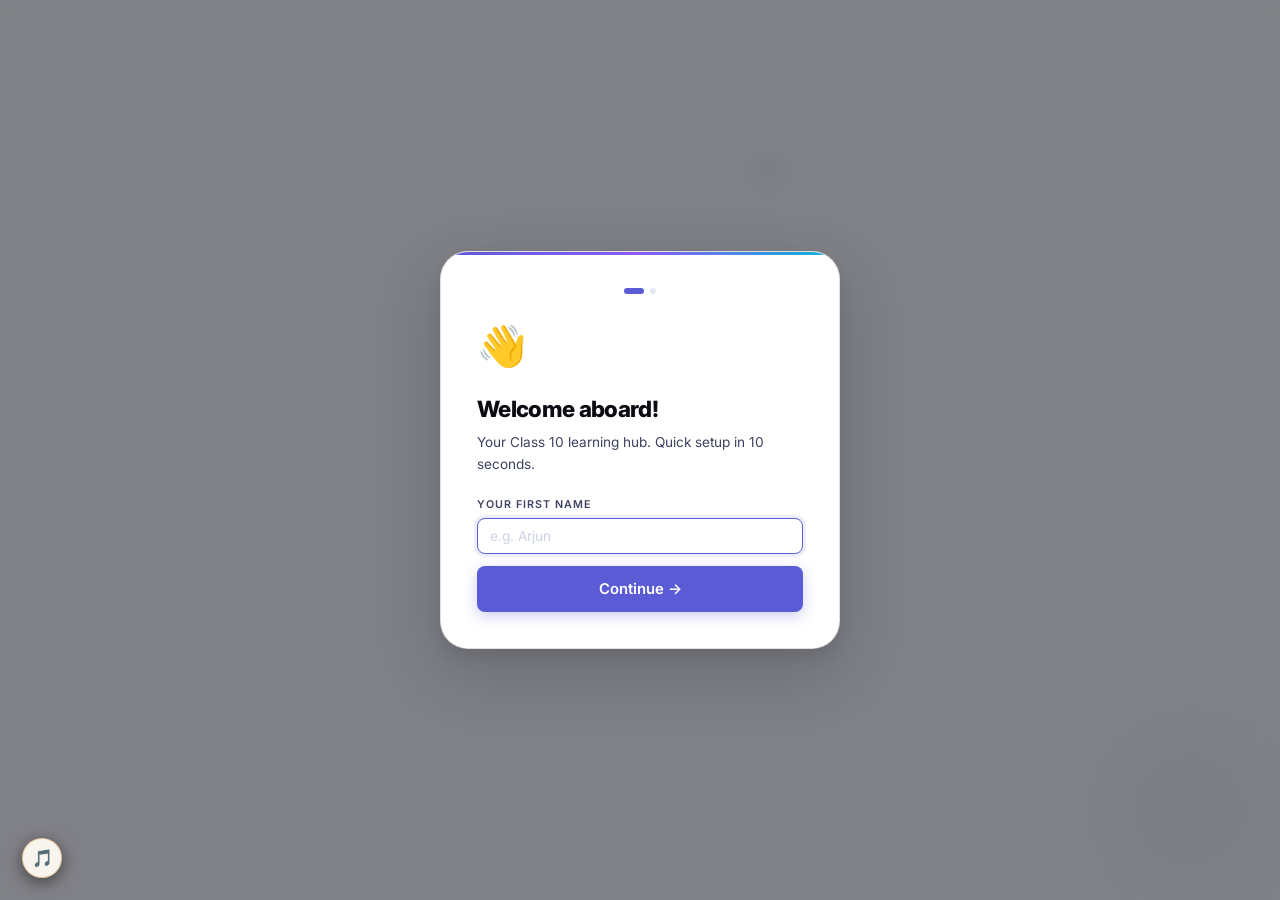
<file: subject.html>
<!DOCTYPE html>
<html lang="en-GB">
<head>
<meta charset="UTF-8"><meta name="viewport" content="width=device-width,initial-scale=1,viewport-fit=cover">
<title>Subject — Vidya Mandir</title>
<link rel="stylesheet" href="css/style.css">
<style>
.subj-hero::before{content:'';position:absolute;top:0;left:0;right:0;height:3px;background:var(--sh-c,linear-gradient(90deg,var(--a),var(--a-2)));border-radius:var(--r-xl) var(--r-xl) 0 0}
</style>
</head>
<body>
<div id="nb"></div>
<div class="page-layout">
  <div id="sb"></div>
  <main class="main-area" id="mainArea">
    <div style="display:flex;align-items:center;justify-content:center;padding:80px 0"><div class="spinner"></div></div>
  </main>
</div>
<div class="page-watermark"></div>
<script src="js/app.js"></script>
<script src="js/security.js"></script>
<script src="js/theme_todo.js"></script>
<script>
const SUBJ_COLORS = { mathematics:'#F59E0B', science:'#10B981', 'social-science':'#F97316', english:'#3B82F6' };
const SUBJ_BGS    = { mathematics:'#FFFBEB', science:'#ECFDF5', 'social-science':'#FFF7ED', english:'#EFF6FF' };
let _filter = 'all';

document.addEventListener('DOMContentLoaded', async () => {
  const sid = App.getParam('id'); if (!sid) { location.href='dashboard.html'; return; }
  await App.loadData();
  const subj = App.getSubject(sid); if (!subj) { location.href='dashboard.html'; return; }
  document.title = `${subj.name} — Vidya Mandir`;
  App.initPage(sid);

  const p   = App.getProgress();
  const sp  = p[sid]||{};
  const done = sp.done||[];
  const pct  = App.getSubjPct(sid, subj);
  const sc   = SUBJ_COLORS[sid]||'var(--a)';
  const sb2  = SUBJ_BGS[sid]||'rgba(91,91,214,.07)';
  const admData = App._parseLS('vm_admin_data', { pdfs:[], ncertTopics:[] });

  document.getElementById('mainArea').innerHTML = `
    <div class="page-head au">
      <div class="breadcrumb"><a href="dashboard.html">Dashboard</a><span class="sep">›</span><span>${VidyaSec.sanitize(subj.name)}</span></div>
    </div>

    <div class="subj-hero card au" style="margin-bottom:18px;--sh-c:${sc}">
      <div style="display:flex;align-items:center;gap:18px;flex-wrap:wrap">
        <div style="width:56px;height:56px;border-radius:var(--r-sm);display:flex;align-items:center;justify-content:center;font-size:28px;background:${sb2};flex-shrink:0">${subj.icon}</div>
        <div style="flex:1;min-width:0">
          <div style="font-size:1.6rem;font-weight:800;letter-spacing:-.03em;margin-bottom:5px">${VidyaSec.sanitize(subj.name)}</div>
          <div style="font-size:.84rem;color:var(--s5);margin-bottom:11px">${VidyaSec.sanitize(subj.description||'')}</div>
          <div style="display:flex;gap:12px;flex-wrap:wrap;font-size:.72rem;color:var(--s5);margin-bottom:10px">
            <span>📄 ${subj.chapters.length} chapters</span>
            <span>✅ ${done.length} completed</span>
            <span>📊 ${pct}% progress</span>
          </div>
          <div class="pbar pbar-lg" style="max-width:320px"><div class="pfill" style="width:${pct}%"></div></div>
        </div>
      </div>
    </div>

    <div class="au-1">
      <div style="display:flex;align-items:center;justify-content:space-between;margin-bottom:11px;flex-wrap:wrap;gap:8px">
        <div style="font-size:1rem;font-weight:700;color:var(--s1)">Chapters</div>
        <span style="font-size:.73rem;color:var(--s5)">${subj.chapters.length} in syllabus</span>
      </div>
      <div class="topic-filter">
        <button class="tf-btn on" data-f="all" onclick="filterCh('all',this)">All</button>
        <button class="tf-btn" data-f="pending" onclick="filterCh('pending',this)">Pending</button>
        <button class="tf-btn" data-f="done" onclick="filterCh('done',this)">Completed</button>
      </div>
      <div class="ch-list" id="chList"></div>
    </div>`;

  renderCh(subj, sid, done, sp, admData);
});

function filterCh(f, btn) {
  _filter = f;
  document.querySelectorAll('.tf-btn').forEach(b => b.classList.toggle('on', b.dataset.f===f));
  const sid   = App.getParam('id');
  const subj  = App.getSubject(sid);
  const sp    = App.getProgress()[sid]||{};
  renderCh(subj, sid, sp.done||[], sp, App._parseLS('vm_admin_data',{pdfs:[],ncertTopics:[]}));
}

function renderCh(subj, sid, done, sp, admData) {
  let chs = subj.chapters;
  if (_filter==='done')    chs = chs.filter(c=>done.includes(c.id));
  if (_filter==='pending') chs = chs.filter(c=>!done.includes(c.id));
  const el = document.getElementById('chList'); if (!el) return;
  if (!chs.length) { el.innerHTML=`<div style="text-align:center;padding:28px;color:var(--s5);font-size:.85rem">No chapters match this filter</div>`; return; }
  el.innerHTML = chs.map((ch,i)=>{
    const isDone = done.includes(ch.id);
    const score  = sp.scores?.[ch.id];
    const origI  = subj.chapters.indexOf(ch);
    const bm     = App.isBookmarked(sid,ch.id);
    const admTop = (admData.ncertTopics||[]).filter(t=>t.chapter===ch.id).length;
    const chPDFs = (admData.pdfs||[]).filter(pdf=>pdf.chapter===ch.id).length;
    return `<a href="chapter.html?subject=${sid}&chapter=${ch.id}" class="ch-row ${isDone?'done':''}" style="animation:fadeUp .3s ${i*40}ms both">
      <div class="ch-num">${isDone?'✓':String(origI+1).padStart(2,'0')}</div>
      <div class="ch-info">
        <div class="ch-title">${VidyaSec.sanitize(ch.title)}</div>
        <div class="ch-metas">
          <span>▶ ${ch.lessons.length} lesson${ch.lessons.length!==1?'s':''}</span>
          <span>⏱ ${ch.duration}</span>
          <span>❓ ${ch.quiz.length} Qs</span>
          <span>⭐ ${(ch.ncertTopics?.length||0)+admTop}</span>
          ${chPDFs?`<span>📁 ${chPDFs}</span>`:''}
          ${bm?`<span>🔖</span>`:''}
          ${score?`<span class="score-badge">🏆 ${score.pct}%</span>`:''}
          ${isDone?`<span style="color:var(--sci)">✅</span>`:''}
        </div>
      </div>
      <div class="ch-arrow">›</div>
    </a>`;
  }).join('');
}
</script>
<script src="js/music.js"></script>
</body>
</html>
</file>
<file: css/style.css>
/*
 * ════════════════════════════════════════════════════
 *  VIDYA MANDIR — Design System v6
 *  Modern · Minimal · Pro
 *  60:30:10  ▸  Neutral : Structure : Accent
 *  Light-first · Dark mode · Glassmorphism
 *  3D hover · Smooth animations · Cinematic
 * ════════════════════════════════════════════════════
 */

@import url('https://fonts.googleapis.com/css2?family=Inter:wght@300;400;500;600;700;800;900&family=JetBrains+Mono:wght@400;500;600&display=swap');

/* ── DESIGN TOKENS ────────────────────────────────── */
:root {
  /* 60% Neutral */
  --n0:  #FFFFFF;
  --n1:  #F8F9FC;
  --n2:  #F0F2F7;
  --n3:  #E4E8F2;
  --n4:  #CDD3E4;
  --n5:  #B0B9D0;

  /* 30% Structure */
  --s1:  #0A0C12;
  --s2:  #141720;
  --s3:  #1E2130;
  --s4:  #2C3148;
  --s5:  #3D4360;
  --s6:  #5C6285;

  /* 10% Accent — Electric Indigo */
  --a:   #5B5BD6;
  --a-l: #7A7EF0;
  --a-d: #3F3FB3;
  --a-2: #8B5CF6;   /* purple secondary */
  --a-3: #06B6D4;   /* cyan tertiary */
  --a-r: 91,91,214;

  /* Subject palette — controlled, never dominant */
  --math:   #F59E0B; --math-s: #FFFBEB; --math-t: #92400E;
  --sci:    #10B981; --sci-s:  #ECFDF5; --sci-t:  #064E3B;
  --soc:    #F97316; --soc-s:  #FFF7ED; --soc-t:  #7C2D12;
  --eng:    #3B82F6; --eng-s:  #EFF6FF; --eng-t:  #1E3A8A;

  /* Semantic */
  --border:   rgba(10,12,18,.07);
  --border-2: rgba(10,12,18,.13);
  --border-3: rgba(10,12,18,.22);
  --glass:    rgba(255,255,255,.72);
  --glass-2:  rgba(255,255,255,.55);

  /* Shadow system */
  --sh-xs: 0 1px 2px rgba(10,12,18,.04);
  --sh-sm: 0 2px 8px rgba(10,12,18,.06), 0 1px 2px rgba(10,12,18,.04);
  --sh:    0 4px 16px rgba(10,12,18,.08), 0 2px 4px rgba(10,12,18,.04);
  --sh-lg: 0 12px 40px rgba(10,12,18,.12), 0 4px 8px rgba(10,12,18,.06);
  --sh-xl: 0 24px 64px rgba(10,12,18,.16), 0 8px 16px rgba(10,12,18,.08);
  --sh-a:  0 8px 32px rgba(var(--a-r),.28);
  --sh-a-lg: 0 16px 48px rgba(var(--a-r),.36);

  /* Radius */
  --r-xs: 6px;  --r-sm: 8px; --r: 12px;
  --r-lg: 16px; --r-xl: 20px; --r-2xl: 28px;

  /* Layout */
  --nav-h: 60px;
  --sb-w:  256px;

  /* Typography */
  --font: 'Inter', system-ui, -apple-system, sans-serif;
  --mono: 'JetBrains Mono', monospace;

  /* Motion */
  --ease:   cubic-bezier(.22,1,.36,1);
  --spring: cubic-bezier(.34,1.56,.64,1);
  --fast:   .14s;
  --t:      .22s;
  --slow:   .38s;

  /* 3D */
  --persp: 900px;
}

/* Dark mode */
[data-mode="dark"] {
  --n0: #0D0F17;  --n1: #111420;  --n2: #161929;
  --n3: #1D2035;  --n4: #26293E;  --n5: #33374F;
  --s1: #F0F2F8;  --s2: #D8DCF0;  --s3: #B4BAD4;
  --s4: #8890AA;  --s5: #5C6285;  --s6: #404565;
  --border:   rgba(240,242,248,.06);
  --border-2: rgba(240,242,248,.11);
  --border-3: rgba(240,242,248,.18);
  --glass:    rgba(13,15,23,.80);
  --glass-2:  rgba(13,15,23,.65);
  --sh-xs: 0 1px 2px rgba(0,0,0,.2);
  --sh-sm: 0 2px 8px rgba(0,0,0,.28), 0 1px 2px rgba(0,0,0,.2);
  --sh:    0 4px 16px rgba(0,0,0,.36), 0 2px 4px rgba(0,0,0,.2);
  --sh-lg: 0 12px 40px rgba(0,0,0,.44), 0 4px 8px rgba(0,0,0,.24);
  --sh-xl: 0 24px 64px rgba(0,0,0,.56), 0 8px 16px rgba(0,0,0,.28);
  --math-s:#1A1200; --sci-s:#001A10; --soc-s:#1A0800; --eng-s:#00101A;
}

/* ── RESET ─────────────────────────────────────────── */
*, *::before, *::after { box-sizing: border-box; margin: 0; padding: 0; }
html { scroll-behavior: smooth; -webkit-text-size-adjust: 100%; height: 100%; }
body {
  font-family: var(--font);
  background: var(--n1);
  color: var(--s1);
  line-height: 1.6;
  font-size: 15px;
  min-height: 100vh;
  overflow-x: hidden;
  -webkit-font-smoothing: antialiased;
  -moz-osx-font-smoothing: grayscale;
}
a { text-decoration: none; color: inherit; }
button { cursor: pointer; font-family: var(--font); border: none; background: none; color: inherit; }
input, select, textarea { font-family: var(--font); }
ul { list-style: none; }
img { max-width: 100%; display: block; }
* { -webkit-tap-highlight-color: transparent; }

/* Scrollbar */
::-webkit-scrollbar { width: 4px; height: 4px; }
::-webkit-scrollbar-track { background: transparent; }
::-webkit-scrollbar-thumb { background: var(--a); border-radius: 99px; opacity: .5; }

/* ── LAYOUT ─────────────────────────────────────────── */
.page-layout { display: flex; padding-top: var(--nav-h); min-height: 100vh; }
.main-area   { flex: 1; margin-left: var(--sb-w); padding: 28px 28px 60px; }
@media(max-width:780px) {
  :root { --sb-w: 0px; }
  .main-area { margin-left: 0; padding: 18px 16px 80px; }
}

/* ── NAVBAR ─────────────────────────────────────────── */
.topnav {
  position: fixed; top: 0; left: 0; right: 0;
  height: var(--nav-h);
  background: var(--glass);
  backdrop-filter: blur(24px) saturate(1.6);
  -webkit-backdrop-filter: blur(24px) saturate(1.6);
  border-bottom: 1px solid var(--border-2);
  display: flex; align-items: center; gap: 12px; padding: 0 20px;
  z-index: 300; box-shadow: var(--sh-sm);
}
.nav-brand {
  display: flex; align-items: center; gap: 10px;
  flex-shrink: 0; text-decoration: none;
}
.nav-gem {
  width: 34px; height: 34px; border-radius: var(--r-sm);
  background: linear-gradient(135deg, var(--a), var(--a-2));
  display: flex; align-items: center; justify-content: center;
  font-size: 15px; font-weight: 900; color: #fff; flex-shrink: 0;
  box-shadow: var(--sh-a); position: relative; overflow: hidden;
}
.nav-gem::after { content:''; position:absolute; inset:0; background:linear-gradient(135deg,rgba(255,255,255,.22),transparent 55%); }
.nav-title { font-size: .96rem; font-weight: 800; color: var(--s1); display: block; letter-spacing: -.025em; }
.nav-sub   { font-size: .58rem; color: var(--a); letter-spacing: .08em; text-transform: uppercase; font-weight: 600; display: block; }

.nav-search { flex: 1; max-width: 360px; position: relative; }
.nav-search input {
  width: 100%; height: 36px;
  background: var(--n2); border: 1.5px solid var(--border-2);
  border-radius: 99px; padding: 0 14px 0 36px;
  color: var(--s1); font-size: .84rem; outline: none;
  transition: all var(--t) var(--ease);
}
.nav-search input:focus { border-color: var(--a); background: var(--n0); box-shadow: 0 0 0 3px rgba(var(--a-r),.1); }
.nav-search input::placeholder { color: var(--s5); font-size: .82rem; }
.nav-sico { position:absolute; left:11px; top:50%; transform:translateY(-50%); color:var(--s5); font-size:13px; pointer-events:none; }
.search-drop {
  position: absolute; top: calc(100% + 8px); left: 0; right: 0;
  background: var(--n0); border: 1.5px solid var(--border-2);
  border-radius: var(--r-lg); box-shadow: var(--sh-xl);
  overflow: hidden; display: none; z-index: 999; max-height: 340px; overflow-y: auto;
}
.search-drop.open { display: block; animation: dropIn .16s var(--ease); }
@keyframes dropIn { from{opacity:0;transform:translateY(-6px)} to{opacity:1;transform:translateY(0)} }
.sd-row { display:flex; align-items:center; gap:10px; padding:10px 14px; cursor:pointer; transition:background var(--fast); border-bottom:1px solid var(--border); text-decoration:none; color:inherit; }
.sd-row:hover { background: var(--n2); }
.sd-row:last-child { border-bottom:none; }
.sd-ico { width:28px; height:28px; border-radius:var(--r-xs); background:var(--n2); display:flex; align-items:center; justify-content:center; font-size:13px; flex-shrink:0; }
.sd-title { font-size:.84rem; font-weight:600; }
.sd-sub   { font-size:.71rem; color:var(--s5); }

.nav-right { display:flex; align-items:center; gap:6px; margin-left:auto; }
.nav-ic {
  width:36px; height:36px; border-radius:var(--r-sm); min-width:36px;
  display:flex; align-items:center; justify-content:center;
  background:transparent; border:1.5px solid var(--border-2);
  color:var(--s4); font-size:14px; transition:all var(--fast); cursor:pointer; position:relative;
}
.nav-ic:hover { background:var(--n2); border-color:var(--a); color:var(--a); transform:scale(1.05); }
.nav-ic.active { background:rgba(var(--a-r),.08); border-color:var(--a); color:var(--a); }
.notif-pip { position:absolute; top:7px; right:7px; width:6px; height:6px; border-radius:50%; background:#EF4444; border:1.5px solid var(--n1); display:none; }

.mob-burger { display:none; width:36px; height:36px; min-width:36px; border-radius:var(--r-sm); background:transparent; border:1.5px solid var(--border-2); align-items:center; justify-content:center; color:var(--s2); font-size:18px; cursor:pointer; }

.user-pill {
  display:flex; align-items:center; gap:8px; padding:4px 12px 4px 4px;
  background:var(--n2); border:1.5px solid var(--border-2); border-radius:99px;
  cursor:pointer; transition:all var(--t);
}
.user-pill:hover { border-color:var(--a); background:rgba(var(--a-r),.06); }
.user-av {
  width:28px; height:28px; border-radius:50%;
  background:linear-gradient(135deg, var(--a), var(--a-2));
  display:flex; align-items:center; justify-content:center;
  font-weight:700; font-size:.72rem; color:#fff; flex-shrink:0;
}
.user-nm { font-size:.8rem; font-weight:600; color:var(--s2); }

/* ── SIDEBAR ─────────────────────────────────────────── */
.sidebar {
  width: var(--sb-w); position: fixed; top: var(--nav-h); left: 0; bottom: 0;
  background: var(--n0); border-right: 1px solid var(--border-2);
  overflow-y: auto; padding: 14px 10px 24px;
  display: flex; flex-direction: column; gap: 2px;
  transition: transform var(--slow) var(--ease); z-index: 200;
  box-shadow: 2px 0 20px rgba(10,12,18,.04);
}
.sb-lbl { font-size:.6rem; font-weight:700; text-transform:uppercase; letter-spacing:.12em; color:var(--s5); padding:10px 10px 4px; margin-top:4px; display:block; }
.sb-link {
  display:flex; align-items:center; gap:10px; padding:9px 11px;
  border-radius:var(--r-sm); color:var(--s4); font-size:.84rem; font-weight:500;
  transition:all var(--fast); cursor:pointer; text-decoration:none; min-height:40px; position:relative;
}
.sb-link:hover { background:var(--n2); color:var(--s1); }
.sb-link.on { background:rgba(var(--a-r),.08); color:var(--a); font-weight:600; }
.sb-link.on::before { content:''; position:absolute; left:0; top:6px; bottom:6px; width:3px; border-radius:0 3px 3px 0; background:var(--a); }
.sb-icon { width:24px; height:24px; display:flex; align-items:center; justify-content:center; font-size:13px; flex-shrink:0; }
.sb-badge { margin-left:auto; font-size:.62rem; font-weight:700; padding:2px 7px; border-radius:99px; background:var(--a); color:#fff; min-width:18px; text-align:center; }
.sb-div { height:1px; background:var(--border); margin:6px 4px; }

/* ── PAGE HEAD ─────────────────────────────────────────── */
.page-head { margin-bottom: 22px; }
.breadcrumb { display:flex; align-items:center; gap:5px; font-size:.72rem; color:var(--s5); margin-bottom:8px; flex-wrap:wrap; }
.breadcrumb a { color:var(--s5); transition:color var(--fast); }
.breadcrumb a:hover { color:var(--a); }
.breadcrumb .sep { opacity:.4; }

/* ── CARD SYSTEM ─────────────────────────────────────────── */
/* Glass card — glassmorphism */
.card {
  background: var(--n0);
  border: 1.5px solid var(--border-2);
  border-radius: var(--r-lg);
  box-shadow: var(--sh-sm);
  position: relative; overflow: hidden;
}
.card-glass {
  background: var(--glass);
  backdrop-filter: blur(16px);
  -webkit-backdrop-filter: blur(16px);
  border: 1.5px solid var(--border-2);
  border-radius: var(--r-lg);
  box-shadow: var(--sh);
  position: relative; overflow: hidden;
}

/* 3D hover card */
.card-3d {
  transition: transform var(--t) var(--ease), box-shadow var(--t) var(--ease), border-color var(--t);
  transform-style: preserve-3d;
  will-change: transform;
}
.card-3d:hover {
  transform: translateY(-5px) rotateX(2deg) rotateY(.5deg);
  box-shadow: var(--sh-lg);
}

/* Card accent top bar */
.card-bar { position:absolute; top:0; left:0; right:0; height:3px; background:var(--c-bar, linear-gradient(90deg,var(--a),var(--a-2))); border-radius:var(--r-lg) var(--r-lg) 0 0; }

.card-body { padding: 20px; }
.card-head { padding: 14px 18px; border-bottom: 1px solid var(--border); display:flex; align-items:center; justify-content:space-between; }
.card-head h3 { font-size:.9rem; font-weight:700; color:var(--s1); display:flex; align-items:center; gap:7px; }

/* ── PROGRESS BAR ─────────────────────────────────────────── */
.pbar { height:5px; background:var(--n3); border-radius:99px; overflow:hidden; }
.pfill { height:100%; border-radius:99px; background:linear-gradient(90deg,var(--a),var(--a-l)); transition:width .9s var(--ease); }
.pbar-sm { height:3px; }
.pbar-lg { height:8px; }
.pbar-accent { background:linear-gradient(90deg,var(--a),var(--a-2)); }

/* ── STATS ─────────────────────────────────────────── */
.stats-strip { display:grid; grid-template-columns:repeat(4,1fr); gap:12px; margin-bottom:22px; }
.stat-tile {
  background:var(--n0); border:1.5px solid var(--border-2); border-radius:var(--r-lg);
  padding:15px 16px; display:flex; align-items:center; gap:12px;
  transition:all var(--t) var(--ease); cursor:default;
  transform-style:preserve-3d;
}
.stat-tile:hover { transform:translateY(-3px) rotateX(3deg); box-shadow:var(--sh-lg); border-color:var(--a); }
.stat-ico { width:40px; height:40px; border-radius:var(--r-sm); display:flex; align-items:center; justify-content:center; font-size:18px; flex-shrink:0; background:rgba(var(--a-r),.08); }
.stat-num { font-size:1.6rem; font-weight:800; line-height:1; color:var(--a); letter-spacing:-.04em; }
.stat-lbl { font-size:.64rem; color:var(--s5); margin-top:2px; font-weight:600; text-transform:uppercase; letter-spacing:.07em; }

/* ── SUBJECT CARDS ─────────────────────────────────────────── */
.subjects-grid { display:grid; grid-template-columns:repeat(auto-fill,minmax(250px,1fr)); gap:14px; }
.subj-card {
  background:var(--n0); border:1.5px solid var(--border-2); border-radius:var(--r-xl);
  padding:20px; cursor:pointer; text-decoration:none; color:inherit;
  display:block; position:relative; overflow:hidden;
  transition:all var(--t) var(--ease);
  transform-style:preserve-3d;
}
.subj-card:hover { transform:translateY(-6px) rotateX(2deg); box-shadow:var(--sh-xl); border-color:var(--sc-c, var(--a)); }
.subj-card::before { content:''; position:absolute; top:0; left:0; right:0; height:3px; background:var(--sc-c, var(--a)); border-radius:var(--r-xl) var(--r-xl) 0 0; }
.sc-blob { position:absolute; top:-30px; right:-30px; width:110px; height:110px; border-radius:50%; background:var(--sc-bg, rgba(var(--a-r),.06)); transition:transform .5s var(--ease); pointer-events:none; }
.subj-card:hover .sc-blob { transform:scale(1.8); }
.subj-card:hover .sc-arrow { background:var(--sc-c, var(--a)); color:#fff; transform:rotate(-40deg) scale(1.1); }
.sc-top { display:flex; align-items:flex-start; justify-content:space-between; margin-bottom:14px; }
.sc-em { width:46px; height:46px; border-radius:var(--r-sm); display:flex; align-items:center; justify-content:center; font-size:22px; background:var(--sc-bg, rgba(var(--a-r),.08)); flex-shrink:0; }
.sc-arrow { width:26px; height:26px; border-radius:var(--r-xs); display:flex; align-items:center; justify-content:center; background:var(--n2); color:var(--s4); font-size:12px; transition:all .22s var(--spring); flex-shrink:0; }
.sc-name { font-size:1rem; font-weight:700; color:var(--s1); line-height:1.2; margin-bottom:4px; letter-spacing:-.02em; }
.sc-hint { font-size:.76rem; color:var(--s5); line-height:1.5; }
.sc-meta { display:flex; gap:10px; margin:10px 0; flex-wrap:wrap; }
.sc-mi   { font-size:.7rem; color:var(--s5); }
.sc-foot { margin-top:10px; padding-top:10px; border-top:1px solid var(--border); display:flex; align-items:center; justify-content:space-between; }
.sc-pill { padding:4px 12px; border-radius:99px; font-size:.7rem; font-weight:700; background:var(--sc-c, var(--a)); color:#fff; transition:filter var(--t); }
.subj-card:hover .sc-pill { filter:brightness(1.1); }

/* ── CHAPTER ROWS ─────────────────────────────────────────── */
.ch-list { display:flex; flex-direction:column; gap:7px; }
.ch-row {
  display:flex; align-items:center; gap:12px; padding:13px 16px;
  background:var(--n0); border:1.5px solid var(--border-2); border-radius:var(--r-sm);
  cursor:pointer; text-decoration:none; color:inherit; min-height:54px;
  transition:all var(--t) var(--ease); position:relative; overflow:hidden;
}
.ch-row::before { content:''; position:absolute; left:0; top:0; bottom:0; width:3px; background:transparent; transition:background var(--t); }
.ch-row:hover { border-color:var(--a); box-shadow:var(--sh); transform:translateX(3px); }
.ch-row:hover::before { background:var(--a); }
.ch-row.done::before { background:var(--sci); }
.ch-num { width:34px; height:34px; border-radius:var(--r-xs); background:var(--n2); border:1.5px solid var(--border-2); display:flex; align-items:center; justify-content:center; font-family:var(--mono); font-size:.76rem; font-weight:500; color:var(--s4); flex-shrink:0; transition:all var(--t); }
.ch-row:hover .ch-num { background:var(--a); color:#fff; border-color:var(--a); }
.ch-row.done .ch-num  { background:var(--sci-s); color:var(--sci); border-color:var(--sci); }
.ch-info { flex:1; min-width:0; }
.ch-title  { font-size:.88rem; font-weight:600; color:var(--s1); margin-bottom:3px; }
.ch-metas  { display:flex; gap:8px; font-size:.69rem; color:var(--s5); flex-wrap:wrap; align-items:center; }
.ch-arrow  { color:var(--n4); font-size:11px; transition:all var(--t); flex-shrink:0; }
.ch-row:hover .ch-arrow { transform:translateX(3px); color:var(--a); }

/* ── CHAPTER PAGE ─────────────────────────────────────────── */
.ch-grid { display:grid; grid-template-columns:1fr 272px; gap:16px; }
@media(max-width:900px) { .ch-grid { grid-template-columns:1fr; } }
.sec-head { padding:12px 16px; border-bottom:1px solid var(--border); display:flex; align-items:center; justify-content:space-between; }
.sec-head h3 { font-size:.88rem; font-weight:700; color:var(--s1); display:flex; align-items:center; gap:6px; }
.vid-wrap  { background:var(--n0); border:1.5px solid var(--border-2); border-radius:var(--r-lg); overflow:hidden; margin-bottom:12px; box-shadow:var(--sh); }
.vid-embed { position:relative; width:100%; padding-bottom:56.25%; background:#000; }
.vid-embed iframe { position:absolute; top:0; left:0; width:100%; height:100%; border:none; }
.vid-meta  { padding:12px 16px; border-top:1px solid var(--border); display:flex; align-items:center; gap:8px; flex-wrap:wrap; }
.vid-meta h3 { font-size:.88rem; font-weight:700; flex:1; }
.lesson-card { background:var(--n0); border:1.5px solid var(--border-2); border-radius:var(--r-sm); overflow:hidden; margin-bottom:12px; }
.lesson-row { display:flex; align-items:center; gap:10px; padding:10px 14px; cursor:pointer; border-bottom:1px solid var(--border); transition:background var(--fast); min-height:46px; }
.lesson-row:last-child { border-bottom:none; }
.lesson-row:hover  { background:rgba(var(--a-r),.05); }
.lesson-row.active { background:rgba(var(--a-r),.08); border-left:3px solid var(--a); }
.lesson-n { width:26px; height:26px; border-radius:var(--r-xs); background:var(--n2); display:flex; align-items:center; justify-content:center; font-size:.72rem; font-weight:700; color:var(--s4); flex-shrink:0; transition:all var(--t); font-family:var(--mono); }
.lesson-row.active .lesson-n { background:var(--a); color:#fff; }
.lesson-title { font-size:.82rem; font-weight:500; color:var(--s2); flex:1; }
.lesson-dur   { font-size:.69rem; color:var(--s5); }

/* Notes */
.notes-card { background:var(--n0); border:1.5px solid var(--border-2); border-radius:var(--r-sm); overflow:hidden; margin-bottom:12px; }
.notes-body { padding:16px; max-height:480px; overflow-y:auto; font-size:.86rem; line-height:1.8; color:var(--s3); }
.n-intro   { background:rgba(var(--a-r),.06); border-radius:var(--r-xs); padding:11px; border-left:3px solid var(--a); margin-bottom:11px; font-style:italic; }
.n-head    { font-size:.96rem; font-weight:700; color:var(--s1); margin:14px 0 6px; display:flex; align-items:center; gap:6px; }
.n-head::before { content:''; width:3px; height:14px; background:var(--a); border-radius:2px; display:inline-block; flex-shrink:0; }
.n-text    { margin-bottom:8px; white-space:pre-line; }
.n-kp      { display:flex; align-items:flex-start; gap:7px; background:var(--n2); border-radius:var(--r-xs); padding:9px 11px; margin-bottom:7px; border-left:3px solid var(--math); }
.n-kp::before { content:'★'; color:var(--math); flex-shrink:0; font-size:10px; margin-top:4px; }
.n-formula { font-family:var(--mono); background:var(--n2); border-radius:var(--r-xs); padding:9px 13px; margin-bottom:8px; color:var(--a); font-size:.83rem; white-space:pre-wrap; border-left:3px solid var(--a); }
.n-example { background:var(--n2); border-radius:var(--r-sm); padding:12px; margin-bottom:8px; }
.n-q { font-weight:700; margin-bottom:5px; font-size:.82rem; }
.n-a { color:var(--sci); font-family:var(--mono); font-size:.8rem; background:var(--sci-s); padding:6px 9px; border-radius:var(--r-xs); white-space:pre-wrap; }

/* Topics */
.topics-card { background:var(--n0); border:1.5px solid var(--border-2); border-radius:var(--r-sm); overflow:hidden; margin-bottom:12px; }
.topic-row   { display:flex; align-items:flex-start; gap:9px; padding:10px 15px; border-bottom:1px solid var(--border); }
.topic-row:last-child { border-bottom:none; }
.topic-n { width:20px; height:20px; border-radius:var(--r-xs); background:rgba(var(--a-r),.08); color:var(--a); display:flex; align-items:center; justify-content:center; font-size:.66rem; font-weight:700; flex-shrink:0; margin-top:2px; }
.topic-text  { flex:1; font-size:.83rem; color:var(--s3); line-height:1.5; }
.topic-marks { font-size:.67rem; font-weight:700; color:var(--a); padding:2px 7px; background:rgba(var(--a-r),.08); border-radius:99px; flex-shrink:0; }

/* PDF */
.pdf-card { background:var(--n0); border:1.5px solid var(--border-2); border-radius:var(--r-sm); overflow:hidden; margin-bottom:12px; }
.pdf-row  { display:flex; align-items:center; gap:8px; padding:9px 14px; cursor:pointer; transition:background var(--fast); border-bottom:1px solid var(--border); min-height:46px; }
.pdf-row:last-child { border-bottom:none; }
.pdf-row:hover { background:rgba(var(--a-r),.05); }

/* Side cards */
.side-card { background:var(--n0); border:1.5px solid var(--border-2); border-radius:var(--r-sm); overflow:hidden; margin-bottom:10px; }
.teacher-row { display:flex; align-items:center; gap:9px; padding:9px 13px; }
.teacher-av  { width:30px; height:30px; border-radius:var(--r-xs); display:flex; align-items:center; justify-content:center; font-weight:700; font-size:.8rem; flex-shrink:0; }
.ch-nav-link { display:flex; align-items:center; gap:7px; padding:8px 10px; font-size:.77rem; color:var(--s4); text-decoration:none; border-radius:var(--r-xs); margin:2px 8px; transition:all var(--fast); font-weight:500; min-height:38px; }
.ch-nav-link:hover  { background:var(--n2); color:var(--s1); }
.ch-nav-link.active { background:rgba(var(--a-r),.08); color:var(--a); }
.ch-nav-n { width:18px; height:18px; border-radius:4px; background:var(--n2); display:flex; align-items:center; justify-content:center; font-size:.63rem; font-weight:700; color:var(--s5); flex-shrink:0; }
.ch-nav-link.done-ch .ch-nav-n { background:var(--sci-s); color:var(--sci); }
.quick-widget { padding:13px; }
.qw-title { font-size:.86rem; font-weight:700; color:var(--s1); margin-bottom:10px; }

/* ── QUIZ ─────────────────────────────────────────── */
.quiz-card { background:var(--n0); border:1.5px solid var(--border-2); border-radius:var(--r-sm); overflow:hidden; margin-bottom:12px; }
.quiz-body  { padding:16px; }
.qpbar      { height:4px; background:var(--n2); border-radius:99px; overflow:hidden; margin-bottom:14px; }
.qpfill     { height:100%; background:linear-gradient(90deg,var(--a),var(--a-2)); border-radius:99px; transition:width .5s var(--ease); }
.q-label    { font-size:.68rem; font-weight:700; color:var(--s5); text-transform:uppercase; letter-spacing:.07em; margin-bottom:5px; display:block; }
.q-text     { font-size:.93rem; font-weight:600; color:var(--s1); margin-bottom:13px; line-height:1.55; }
.q-opts     { display:grid; gap:6px; }
.q-opt      { display:flex; align-items:center; gap:9px; padding:11px 13px; background:var(--n2); border:1.5px solid var(--border-2); border-radius:var(--r-sm); cursor:pointer; font-size:.84rem; color:var(--s3); transition:all var(--t); text-align:left; min-height:46px; }
.q-lbl      { width:24px; height:24px; border-radius:6px; border:1.5px solid var(--border-3); display:flex; align-items:center; justify-content:center; font-size:.7rem; font-weight:700; color:var(--s4); flex-shrink:0; font-family:var(--mono); transition:all var(--t); }
.q-opt:hover   { border-color:var(--a); background:rgba(var(--a-r),.06); color:var(--s1); }
.q-opt:hover .q-lbl { border-color:var(--a); color:var(--a); }
.q-opt.sel { border-color:var(--a); background:rgba(var(--a-r),.08); }
.q-opt.sel .q-lbl { background:var(--a); border-color:var(--a); color:#fff; }
.q-opt.ok  { border-color:var(--sci); background:var(--sci-s); }
.q-opt.ok .q-lbl { background:var(--sci); border-color:var(--sci); color:#fff; }
.q-opt.ng  { border-color:#EF4444; background:#FFF1F1; }
.q-opt.ng .q-lbl { background:#EF4444; border-color:#EF4444; color:#fff; }
.q-fb { margin-top:8px; padding:8px 12px; border-radius:var(--r-xs); font-size:.82rem; display:none; }
.q-fb.show { display:block; }
.q-fb.ok   { background:var(--sci-s); color:var(--sci); border-left:3px solid var(--sci); }
.q-fb.ng   { background:#FFF1F1; color:#EF4444; border-left:3px solid #EF4444; }
.q-acts    { display:flex; gap:7px; margin-top:12px; flex-wrap:wrap; }
.quiz-result { text-align:center; padding:22px 16px; }
.qr-em  { font-size:52px; margin-bottom:10px; display:block; animation:bounceIn .5s var(--spring); }
@keyframes bounceIn { from{transform:scale(0)} to{transform:scale(1)} }
.qr-score { font-size:2.8rem; font-weight:800; color:var(--a); letter-spacing:-.04em; line-height:1; }
.qr-sub   { font-size:.84rem; color:var(--s5); margin:5px 0 16px; }

/* ── BUTTONS ─────────────────────────────────────────── */
.btn { display:inline-flex; align-items:center; justify-content:center; gap:6px; padding:9px 18px; border-radius:var(--r-sm); font-size:.84rem; font-weight:600; transition:all var(--t) var(--ease); cursor:pointer; border:none; white-space:nowrap; font-family:var(--font); min-height:40px; }
.btn-a  { background:var(--a); color:#fff; box-shadow:0 4px 14px rgba(var(--a-r),.3); }
.btn-a:hover { background:var(--a-d); transform:translateY(-2px); box-shadow:0 6px 20px rgba(var(--a-r),.42); }
.btn-gh { background:transparent; color:var(--s3); border:1.5px solid var(--border-3); }
.btn-gh:hover { background:var(--n2); border-color:var(--a); color:var(--a); }
.btn-sci { background:var(--sci-s); color:var(--sci); border:1.5px solid var(--sci); }
.btn-sci:hover { background:var(--sci); color:#fff; }
.btn-dn { background:#FFF1F1; color:#EF4444; border:1.5px solid #EF4444; }
.btn-dn:hover { background:#EF4444; color:#fff; }
.btn-sm { padding:5px 12px; font-size:.77rem; border-radius:var(--r-xs); min-height:32px; }
.btn-lg { padding:12px 26px; font-size:.93rem; border-radius:var(--r-sm); min-height:46px; }
.btn-xl { padding:15px 32px; font-size:1rem; border-radius:var(--r-sm); min-height:52px; }
.btn:disabled { opacity:.35; pointer-events:none; }

/* ── CHIPS ─────────────────────────────────────────── */
.chip { display:inline-flex; align-items:center; gap:4px; padding:3px 9px; border-radius:99px; font-size:.68rem; font-weight:600; }
.chip-a  { background:rgba(var(--a-r),.1); color:var(--a); }
.chip-b  { background:rgba(var(--a-r),.08); color:var(--a-2); }
.chip-tl { background:var(--sci-s); color:var(--sci); }
.chip-or { background:var(--soc-s); color:var(--soc); }
.chip-nc { background:var(--math-s); color:var(--math-t); }
.chip-err{ background:#FFF1F1; color:#EF4444; }

/* ── FORMS ─────────────────────────────────────────── */
.fg { margin-bottom:12px; }
.fg label { display:block; font-size:.67rem; font-weight:600; color:var(--s5); text-transform:uppercase; letter-spacing:.09em; margin-bottom:5px; }
.fc { width:100%; padding:9px 12px; background:var(--n2); border:1.5px solid var(--border-2); border-radius:var(--r-sm); color:var(--s1); font-size:.86rem; outline:none; transition:all var(--t) var(--ease); font-family:var(--font); }
.fc:focus { border-color:var(--a); background:var(--n0); box-shadow:0 0 0 3px rgba(var(--a-r),.1); }
.fc::placeholder { color:var(--n4); }
[data-mode="dark"] .fc::placeholder { color:var(--s5); }
.fc option { background:var(--n0); color:var(--s1); }
.fc-ta { resize:vertical; min-height:78px; line-height:1.6; }
.fg2 { display:grid; grid-template-columns:1fr 1fr; gap:10px; }
.fg3 { display:grid; grid-template-columns:1fr 1fr 1fr; gap:10px; }

/* ── BADGE SCORE ─────────────────────────────────────────── */
.score-badge { font-size:.67rem; font-weight:700; padding:2px 7px; border-radius:99px; background:rgba(var(--a-r),.08); color:var(--a); }

/* ── TODO ─────────────────────────────────────────── */
.todo-add-row { display:flex; gap:6px; margin-bottom:11px; }
.todo-inp { flex:1; padding:9px 12px; background:var(--n2); border:1.5px solid var(--border-2); border-radius:var(--r-sm); color:var(--s1); font-size:.84rem; outline:none; transition:all var(--t); font-family:var(--font); min-height:40px; }
.todo-inp:focus { border-color:var(--a); background:var(--n0); box-shadow:0 0 0 3px rgba(var(--a-r),.08); }
.todo-inp::placeholder { color:var(--s5); }
.filter-tabs { display:flex; gap:3px; background:var(--n2); border-radius:var(--r-sm); padding:3px; margin-bottom:11px; width:fit-content; flex-wrap:wrap; }
.ftab { padding:5px 12px; border-radius:var(--r-xs); font-size:.77rem; font-weight:600; color:var(--s4); cursor:pointer; transition:all var(--fast); min-height:32px; }
.ftab.active { background:var(--n0); color:var(--a); box-shadow:var(--sh-xs); }
.todo-items { display:flex; flex-direction:column; gap:5px; }
.todo-item  { display:flex; align-items:center; gap:9px; padding:10px 13px; background:var(--n0); border:1.5px solid var(--border-2); border-radius:var(--r-sm); transition:all var(--t); animation:slideIn .18s var(--ease); min-height:46px; }
@keyframes slideIn { from{opacity:0;transform:translateY(5px)} to{opacity:1;transform:translateY(0)} }
.todo-item:hover { border-color:var(--a); box-shadow:var(--sh-xs); }
.todo-item.is-done { opacity:.4; }
.todo-cb { width:18px; height:18px; border-radius:5px; border:1.5px solid var(--border-3); display:flex; align-items:center; justify-content:center; cursor:pointer; flex-shrink:0; transition:all var(--t); color:transparent; font-size:10px; min-width:18px; }
.todo-cb.checked { background:var(--a); border-color:var(--a); color:#fff; }
.todo-txt { flex:1; font-size:.83rem; color:var(--s2); min-width:0; }
.todo-item.is-done .todo-txt { text-decoration:line-through; color:var(--s5); }
.todo-del { width:22px; height:22px; border-radius:5px; display:flex; align-items:center; justify-content:center; color:var(--n4); font-size:12px; opacity:0; transition:all var(--fast); cursor:pointer; flex-shrink:0; }
.todo-item:hover .todo-del { opacity:1; }
.todo-del:hover { background:#FFF1F1; color:#EF4444; }
.due-chip { padding:2px 7px; border-radius:99px; font-size:.63rem; font-weight:600; background:rgba(var(--a-r),.08); color:var(--a); }
.due-chip.late { background:#FFF1F1; color:#EF4444; }

/* ── SLIDE PANELS ─────────────────────────────────────────── */
.slide-panel {
  position:fixed; top:0; right:0; bottom:0; width:308px;
  background:var(--n0); border-left:1px solid var(--border-2);
  padding:20px; z-index:400; overflow-y:auto;
  transform:translateX(100%); transition:transform var(--slow) var(--ease);
  box-shadow:-8px 0 40px rgba(10,12,18,.08);
}
.slide-panel.open { transform:translateX(0); }
.sp-head { display:flex; align-items:center; justify-content:space-between; margin-bottom:16px; padding-bottom:13px; border-bottom:1px solid var(--border); }
.sp-head h3 { font-size:.96rem; font-weight:700; color:var(--s1); }
.sp-lbl { font-size:.62rem; font-weight:700; text-transform:uppercase; letter-spacing:.1em; color:var(--s5); display:block; margin-bottom:8px; }
.mode-toggle { display:flex; background:var(--n2); border-radius:var(--r-sm); padding:3px; margin-bottom:13px; }
.mt-btn { flex:1; padding:7px; border-radius:var(--r-xs); font-size:.8rem; font-weight:600; color:var(--s4); text-align:center; cursor:pointer; transition:all var(--fast); }
.mt-btn.active { background:var(--n0); color:var(--s1); box-shadow:var(--sh-xs); }
.upload-drop { border:2px dashed var(--border-3); border-radius:var(--r-sm); padding:18px; text-align:center; cursor:pointer; transition:all var(--fast); margin-bottom:11px; }
.upload-drop:hover { border-color:var(--a); background:rgba(var(--a-r),.04); }
.swatches-row { display:flex; gap:5px; flex-wrap:wrap; margin-bottom:10px; }
.swatch { width:26px; height:26px; border-radius:6px; border:2px solid var(--border); cursor:pointer; transition:transform var(--fast); }
.swatch:hover { transform:scale(1.28); }

/* ── ADMIN ─────────────────────────────────────────── */
.admin-grid { display:grid; grid-template-columns:220px 1fr; gap:16px; }
.admin-nav  { background:var(--n0); border:1.5px solid var(--border-2); border-radius:var(--r-lg); padding:9px; height:fit-content; position:sticky; top:calc(var(--nav-h)+28px); }
.al-link    { display:flex; align-items:center; gap:8px; padding:8px 10px; border-radius:var(--r-sm); font-size:.82rem; font-weight:500; color:var(--s4); cursor:pointer; transition:all var(--fast); min-height:38px; }
.al-link:hover { background:var(--n2); color:var(--s1); }
.al-link.on { background:rgba(var(--a-r),.08); color:var(--a); font-weight:600; }
.a-panel    { display:none; }
.a-panel.on { display:block; }
.data-tbl   { width:100%; border-collapse:collapse; }
.data-tbl th { text-align:left; font-size:.67rem; font-weight:700; text-transform:uppercase; letter-spacing:.06em; color:var(--s5); padding:8px 12px; border-bottom:1px solid var(--border); }
.data-tbl td { padding:9px 12px; font-size:.82rem; border-bottom:1px solid var(--border); color:var(--s3); vertical-align:middle; }
.data-tbl tr:last-child td { border-bottom:none; }
.data-tbl tr:hover td { background:rgba(var(--a-r),.03); }
.upload-zone { border:2px dashed var(--border-3); border-radius:var(--r-lg); padding:20px; text-align:center; cursor:pointer; transition:all var(--fast); margin-bottom:11px; }
.upload-zone:hover { border-color:var(--a); background:rgba(var(--a-r),.04); }
.admin-sec-title { font-size:.96rem; font-weight:700; color:var(--s1); margin-bottom:14px; padding-bottom:9px; border-bottom:1px solid var(--border); display:flex; align-items:center; gap:7px; }

/* ── ONBOARDING / LOGIN WALLS ─────────────────────────────────────────── */
.wall-overlay { position:fixed; inset:0; background:rgba(8,10,18,.5); display:flex; align-items:center; justify-content:center; z-index:600; backdrop-filter:blur(12px); -webkit-backdrop-filter:blur(12px); }
.wall-card {
  background:var(--n0); border-radius:var(--r-2xl); padding:36px;
  width:400px; max-width:94vw;
  box-shadow:var(--sh-xl); position:relative; overflow:hidden;
  animation:cardUp .36s var(--spring);
  border:1.5px solid var(--border-2);
}
@keyframes cardUp { from{opacity:0;transform:translateY(20px) scale(.96)} to{opacity:1;transform:translateY(0) scale(1)} }
.wall-card::before { content:''; position:absolute; top:0; left:0; right:0; height:3px; background:linear-gradient(90deg,var(--a),var(--a-2),var(--a-3)); }
.wall-icon  { font-size:40px; margin-bottom:13px; display:block; }
.wall-title { font-size:1.4rem; font-weight:800; color:var(--s1); margin-bottom:5px; letter-spacing:-.03em; }
.wall-sub   { font-size:.85rem; color:var(--s5); margin-bottom:20px; line-height:1.6; }
.lb-err     { color:#EF4444; font-size:.8rem; margin-bottom:8px; display:none; }
.lb-err.show { display:block; }
.lock-timer { display:none; margin-top:9px; text-align:center; font-size:.78rem; color:var(--s5); }

/* Onboarding steps */
.ob-option {
  display:flex; align-items:center; gap:12px; padding:12px 15px;
  border:1.5px solid var(--border-2); border-radius:var(--r-sm); cursor:pointer;
  transition:all var(--t); margin-bottom:7px; background:var(--n2); min-height:52px;
}
.ob-option:hover  { border-color:var(--a); background:rgba(var(--a-r),.06); }
.ob-option.picked { border-color:var(--a); background:rgba(var(--a-r),.08); }
.ob-option.picked .ob-check { background:var(--a); border-color:var(--a); color:#fff; }
.ob-icon  { font-size:20px; flex-shrink:0; }
.ob-label { font-size:.86rem; font-weight:600; color:var(--s1); flex:1; }
.ob-check { width:20px; height:20px; border-radius:50%; border:1.5px solid var(--border-3); display:flex; align-items:center; justify-content:center; font-size:10px; color:transparent; flex-shrink:0; transition:all var(--t); }

/* Progress dots for onboarding */
.ob-dots { display:flex; gap:6px; justify-content:center; margin-bottom:20px; }
.ob-dot  { width:6px; height:6px; border-radius:50%; background:var(--n3); transition:all var(--t); }
.ob-dot.active { width:20px; border-radius:99px; background:var(--a); }

/* ── CONTINUE LEARNING CARD ─────────────────────────────────────────── */
.continue-card {
  background:linear-gradient(135deg,var(--a) 0%,var(--a-2) 60%,var(--a-3) 100%);
  border-radius:var(--r-xl); padding:22px 24px;
  display:flex; align-items:center; gap:16px; flex-wrap:wrap;
  margin-bottom:20px; position:relative; overflow:hidden; color:#fff;
  box-shadow:var(--sh-a-lg);
}
.continue-card::before { content:''; position:absolute; top:-60px; right:-40px; width:200px; height:200px; border-radius:50%; background:rgba(255,255,255,.07); }
.continue-card::after  { content:''; position:absolute; bottom:-50px; left:-30px; width:160px; height:160px; border-radius:50%; background:rgba(255,255,255,.05); }
.cont-icon { width:52px; height:52px; border-radius:var(--r-lg); background:rgba(255,255,255,.18); display:flex; align-items:center; justify-content:center; font-size:24px; flex-shrink:0; position:relative; z-index:1; }
.cont-info { flex:1; min-width:0; position:relative; z-index:1; }
.cont-label { font-size:.66rem; font-weight:700; opacity:.72; text-transform:uppercase; letter-spacing:.12em; margin-bottom:4px; }
.cont-title { font-size:1.05rem; font-weight:700; margin-bottom:3px; white-space:nowrap; overflow:hidden; text-overflow:ellipsis; letter-spacing:-.015em; }
.cont-sub   { font-size:.78rem; opacity:.72; }
.cont-acts  { display:flex; align-items:center; gap:8px; position:relative; z-index:1; flex-wrap:wrap; }
.cont-btn   { padding:9px 18px; border-radius:var(--r-sm); background:rgba(255,255,255,.18); color:#fff; font-weight:600; font-size:.83rem; border:1.5px solid rgba(255,255,255,.28); cursor:pointer; transition:all var(--t); text-decoration:none; white-space:nowrap; }
.cont-btn:hover { background:rgba(255,255,255,.28); }
.cont-btn.solid { background:#fff; color:var(--a); border-color:#fff; }
.cont-btn.solid:hover { background:rgba(255,255,255,.9); }
.streak-badge { display:flex; flex-direction:column; align-items:center; gap:2px; background:rgba(255,255,255,.15); border-radius:var(--r-sm); padding:8px 12px; border:1px solid rgba(255,255,255,.2); }
.streak-n { font-size:1.1rem; font-weight:800; line-height:1; }
.streak-l { font-size:.56rem; font-weight:600; opacity:.7; text-transform:uppercase; letter-spacing:.05em; }

/* ── QUICK ACTIONS ─────────────────────────────────────────── */
.quick-row { display:flex; gap:10px; margin-bottom:20px; flex-wrap:wrap; }
.quick-act {
  flex:1; min-width:90px; padding:13px 14px;
  background:var(--n0); border:1.5px solid var(--border-2); border-radius:var(--r-lg);
  cursor:pointer; text-decoration:none; color:inherit;
  transition:all var(--t) var(--ease); position:relative; overflow:hidden;
  transform-style:preserve-3d;
}
.quick-act:hover { transform:translateY(-3px) rotateX(2deg); box-shadow:var(--sh); border-color:var(--qa-c,var(--a)); }
.quick-act::after { content:''; position:absolute; bottom:0; left:0; right:0; height:2.5px; background:var(--qa-c,var(--a)); opacity:0; transition:opacity var(--t); }
.quick-act:hover::after { opacity:1; }
.qa-icon  { font-size:20px; margin-bottom:5px; }
.qa-label { font-size:.81rem; font-weight:700; color:var(--s1); }
.qa-sub   { font-size:.67rem; color:var(--s5); }

/* ── TIMER WIDGET ─────────────────────────────────────────── */
.timer-widget {
  background:var(--n0); border:1.5px solid var(--border-2); border-radius:var(--r-xl);
  padding:22px; text-align:center; margin-bottom:16px;
  box-shadow:var(--sh-sm); position:relative; overflow:hidden;
}
.timer-widget::before { content:''; position:absolute; top:0; left:0; right:0; height:3px; background:linear-gradient(90deg,var(--a),var(--a-2)); }
.timer-display {
  font-size:3.4rem; font-weight:800; color:var(--s1); letter-spacing:-.04em;
  font-family:var(--mono); line-height:1; margin-bottom:6px;
}
.timer-display.running { color:var(--a); }
.timer-display.break   { color:var(--sci); }
.timer-mode { font-size:.72rem; font-weight:700; text-transform:uppercase; letter-spacing:.1em; color:var(--s5); margin-bottom:14px; }
.timer-ring { position:relative; width:130px; height:130px; margin:0 auto 14px; }
.timer-ring svg { transform:rotate(-90deg); }
.timer-ring .ring-bg   { fill:none; stroke:var(--n3); stroke-width:6; }
.timer-ring .ring-fill { fill:none; stroke-width:6; stroke-linecap:round; transition:stroke-dashoffset .8s linear, stroke .3s; }
.timer-ring .ring-time { position:absolute; inset:0; display:flex; flex-direction:column; align-items:center; justify-content:center; }
.timer-ring .ring-time span { font-size:1.8rem; font-weight:800; color:var(--s1); font-family:var(--mono); line-height:1; }
.timer-ring .ring-time small { font-size:.6rem; font-weight:700; text-transform:uppercase; letter-spacing:.09em; color:var(--s5); }
.timer-controls { display:flex; gap:8px; justify-content:center; flex-wrap:wrap; margin-bottom:10px; }
.timer-presets  { display:flex; gap:6px; justify-content:center; flex-wrap:wrap; }
.timer-preset   { padding:4px 11px; border-radius:99px; font-size:.72rem; font-weight:600; border:1.5px solid var(--border-2); background:var(--n2); color:var(--s4); cursor:pointer; transition:all var(--fast); }
.timer-preset:hover { border-color:var(--a); color:var(--a); }
.timer-preset.active { background:var(--a); color:#fff; border-color:var(--a); }
.timer-sessions { font-size:.72rem; color:var(--s5); margin-top:8px; }
.timer-sessions span { color:var(--a); font-weight:700; }

/* ── ANNOUNCEMENTS ─────────────────────────────────────────── */
.ann-card { background:var(--n0); border:1.5px solid var(--border-2); border-radius:var(--r-lg); overflow:hidden; margin-bottom:18px; }
.ann-row  { display:flex; align-items:flex-start; gap:10px; padding:11px 16px; border-bottom:1px solid var(--border); }
.ann-row:last-child { border-bottom:none; }

/* ── AD SLOTS ─────────────────────────────────────────── */
.ad-native {
  background:var(--n0); border:1.5px solid var(--border-2); border-radius:var(--r-lg);
  padding:14px 16px; display:flex; align-items:center; gap:13px;
  position:relative; overflow:hidden;
}
.ad-native::before { content:'Sponsored'; position:absolute; top:7px; right:10px; font-size:.57rem; font-weight:600; text-transform:uppercase; letter-spacing:.08em; color:var(--n4); }
.ad-logo  { width:42px; height:42px; border-radius:var(--r-sm); background:var(--n2); display:flex; align-items:center; justify-content:center; font-size:20px; flex-shrink:0; }
.ad-body  { flex:1; min-width:0; }
.ad-title { font-size:.82rem; font-weight:700; color:var(--s1); margin-bottom:2px; }
.ad-desc  { font-size:.72rem; color:var(--s5); }
.ad-cta   { font-size:.72rem; font-weight:700; color:#fff; padding:5px 11px; border-radius:var(--r-xs); background:var(--a); white-space:nowrap; text-decoration:none; flex-shrink:0; }
.ad-banner {
  display:flex; align-items:center; gap:11px;
  background:var(--n2); border:1.5px solid var(--border-2); border-radius:var(--r-sm);
  padding:11px 14px; margin-top:18px; position:relative;
}
.ad-banner::before { content:'Ad'; position:absolute; top:6px; right:8px; font-size:.55rem; font-weight:600; text-transform:uppercase; color:var(--n4); }
.ad-banner-icon  { font-size:26px; flex-shrink:0; }
.ad-banner-title { font-size:.81rem; font-weight:700; color:var(--s1); }
.ad-banner-sub   { font-size:.7rem; color:var(--s5); }
.ad-banner-btn   { font-size:.72rem; font-weight:700; color:#fff; padding:6px 11px; border-radius:var(--r-xs); background:var(--a); white-space:nowrap; text-decoration:none; flex-shrink:0; }

/* ── TOAST ─────────────────────────────────────────── */
.toast { position:fixed; bottom:20px; right:20px; background:var(--s1); color:var(--n1); border-radius:var(--r-sm); padding:10px 16px; font-size:.83rem; font-weight:600; display:flex; align-items:center; gap:8px; box-shadow:var(--sh-xl); z-index:999; transform:translateY(70px); opacity:0; transition:all var(--slow) var(--ease); max-width:300px; }
.toast.show { transform:translateY(0); opacity:1; }
.backdrop { position:fixed; inset:0; background:rgba(8,10,18,.38); z-index:350; display:none; backdrop-filter:blur(3px); }
.backdrop.on { display:block; }
.spinner { width:20px; height:20px; border:2.5px solid var(--n3); border-top-color:var(--a); border-radius:50%; animation:spin .7s linear infinite; }
@keyframes spin { to{transform:rotate(360deg)} }

/* ── LANDING ─────────────────────────────────────────── */
.hero-page { min-height:100vh; display:flex; flex-direction:column; align-items:center; justify-content:center; text-align:center; padding:60px 20px; background:var(--n1); position:relative; overflow:hidden; }
.hero-blob { position:absolute; border-radius:50%; filter:blur(100px); pointer-events:none; animation:blobFloat var(--bd,14s) ease-in-out infinite; }
@keyframes blobFloat { 0%,100%{transform:translate(0,0) scale(1)} 33%{transform:translate(22px,-18px) scale(1.06)} 66%{transform:translate(-16px,14px) scale(.94)} }
.hero-badge { display:inline-flex; align-items:center; gap:7px; padding:6px 16px; border-radius:99px; margin-bottom:20px; background:rgba(var(--a-r),.08); border:1px solid rgba(var(--a-r),.18); font-size:.74rem; font-weight:700; color:var(--a); letter-spacing:.08em; text-transform:uppercase; }
.hero-title { font-size:clamp(2.6rem,6.5vw,5rem); font-weight:900; line-height:1.05; margin-bottom:16px; color:var(--s1); letter-spacing:-.04em; }
.hero-title .grad { background:linear-gradient(135deg,var(--a) 0%,var(--a-2) 50%,var(--a-3) 100%); -webkit-background-clip:text; -webkit-text-fill-color:transparent; background-clip:text; }
.hero-sub  { font-size:1rem; color:var(--s5); max-width:480px; margin:0 auto 28px; line-height:1.72; }
.hero-btns { display:flex; gap:10px; flex-wrap:wrap; justify-content:center; margin-bottom:44px; }
.feat-grid { display:grid; grid-template-columns:repeat(3,1fr); gap:10px; max-width:720px; margin:0 auto; }
.feat-card { background:var(--n0); border:1.5px solid var(--border-2); border-radius:var(--r-lg); padding:16px; text-align:left; transition:all var(--t) var(--ease); transform-style:preserve-3d; }
.feat-card:hover { transform:translateY(-4px) rotateX(2deg); box-shadow:var(--sh); border-color:var(--a); }
.feat-ico   { font-size:20px; margin-bottom:8px; }
.feat-title { font-size:.84rem; font-weight:700; color:var(--s1); margin-bottom:3px; }
.feat-desc  { font-size:.74rem; color:var(--s5); line-height:1.5; }

/* ── SUBJECT PAGE ─────────────────────────────────────────── */
.subj-hero { background:var(--n0); border:1.5px solid var(--border-2); border-radius:var(--r-xl); padding:22px; margin-bottom:18px; position:relative; overflow:hidden; box-shadow:var(--sh-sm); }
.topic-filter { display:flex; gap:5px; flex-wrap:wrap; margin-bottom:13px; }
.tf-btn { padding:5px 13px; border-radius:99px; font-size:.77rem; font-weight:600; border:1.5px solid var(--border-2); background:transparent; color:var(--s4); cursor:pointer; transition:all var(--fast); min-height:32px; }
.tf-btn:hover { border-color:var(--a); color:var(--a); }
.tf-btn.on    { background:var(--a); color:#fff; border-color:var(--a); }

/* ── RECOMMEND ─────────────────────────────────────────── */
.recommend-grid { display:grid; grid-template-columns:1fr 1fr; gap:7px; }
.rec-card { background:var(--n2); border:1.5px solid var(--border-2); border-radius:var(--r-sm); padding:11px 13px; text-decoration:none; color:inherit; display:block; transition:all var(--t); min-height:60px; }
.rec-card:hover { border-color:var(--a); background:rgba(var(--a-r),.06); transform:translateY(-2px); }
.rec-title { font-size:.81rem; font-weight:600; color:var(--s1); margin-bottom:3px; line-height:1.3; }
.rec-sub   { font-size:.69rem; color:var(--s5); }
@media(max-width:480px) { .recommend-grid { grid-template-columns:1fr; } }

/* ── VID BOOKMARK ─────────────────────────────────────────── */
.vid-bookmark { width:30px; height:30px; border-radius:var(--r-xs); background:var(--n2); border:1.5px solid var(--border-2); display:flex; align-items:center; justify-content:center; cursor:pointer; font-size:13px; transition:all var(--fast); flex-shrink:0; }
.vid-bookmark:hover { background:rgba(var(--a-r),.08); border-color:var(--a); }
.vid-bookmark.saved { background:rgba(var(--a-r),.08); border-color:var(--a); }

/* ── PAGE WATERMARK (very subtle) ─────────────────────────────────────────── */
.page-watermark { position:fixed; bottom:-40px; right:-40px; width:260px; height:260px; border-radius:50%; background:radial-gradient(circle,rgba(var(--a-r),.04) 0%,transparent 70%); pointer-events:none; z-index:-1; }

/* ── ANIMATIONS ─────────────────────────────────────────── */
@keyframes fadeUp { from{opacity:0;transform:translateY(12px)} to{opacity:1;transform:translateY(0)} }
.au   { animation:fadeUp var(--slow) var(--ease) both; }
.au-1 { animation:fadeUp var(--slow) .05s var(--ease) both; }
.au-2 { animation:fadeUp var(--slow) .10s var(--ease) both; }
.au-3 { animation:fadeUp var(--slow) .15s var(--ease) both; }
.au-4 { animation:fadeUp var(--slow) .20s var(--ease) both; }

/* ── RESPONSIVE ─────────────────────────────────────────── */
@media(max-width:1100px) { .ch-grid{grid-template-columns:1fr} .stats-strip{grid-template-columns:1fr 1fr} }
@media(max-width:780px) {
  .sidebar{transform:translateX(-110%);width:268px}
  .sidebar.open{transform:translateX(0)}
  .mob-burger{display:flex}
  .subjects-grid{grid-template-columns:1fr}
  .admin-grid{grid-template-columns:1fr}
  .admin-nav{position:static;display:flex;flex-wrap:nowrap;overflow-x:auto;gap:4px;padding:8px}
  .al-link{white-space:nowrap;flex-shrink:0}
  .nav-search{display:none}
  .fg2,.fg3{grid-template-columns:1fr}
  .feat-grid{grid-template-columns:1fr}
  .hero-btns{flex-direction:column;align-items:stretch}
  .hero-btns .btn{justify-content:center}
  .quick-row{gap:7px}
  .quick-act{min-width:80px;padding:11px 10px}
  .continue-card{flex-direction:column;align-items:flex-start}
  .slide-panel{width:100%;border-radius:var(--r-xl) var(--r-xl) 0 0;top:auto;bottom:0;transform:translateY(100%)}
  .slide-panel.open{transform:translateY(0)}
  .timer-display{font-size:2.6rem}
}
@media(max-width:480px) {
  .stats-strip{grid-template-columns:1fr 1fr}
  .user-nm{display:none}
  .topnav{padding:0 13px;gap:8px}
}
@supports (padding-bottom:env(safe-area-inset-bottom)) {
  .main-area{padding-bottom:calc(20px + env(safe-area-inset-bottom))}
  #musicWidget{bottom:calc(20px + env(safe-area-inset-bottom))}
}
*{-webkit-tap-highlight-color:transparent}
.main-area,.notes-body,.sidebar,.slide-panel{-webkit-overflow-scrolling:touch}
html{-webkit-text-size-adjust:100%;text-size-adjust:100%}
button,a{min-height:36px}
</file>
